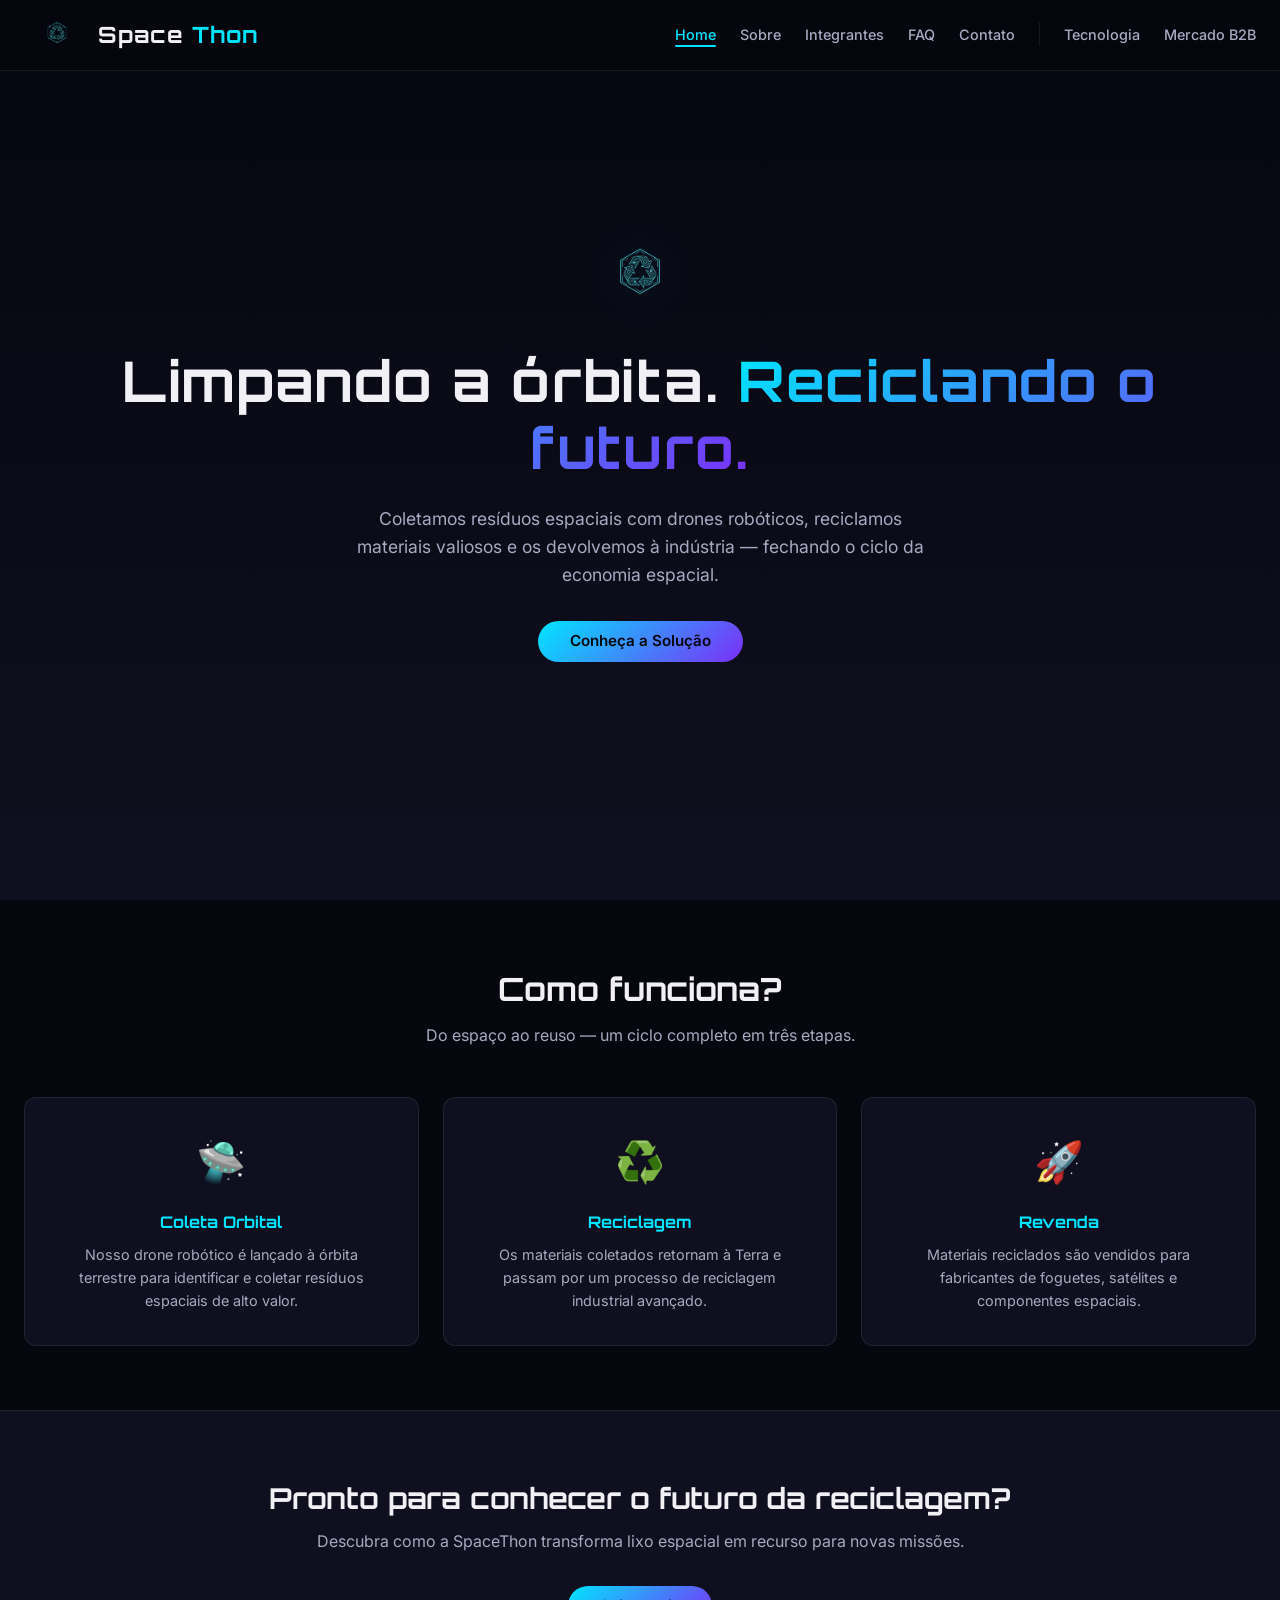
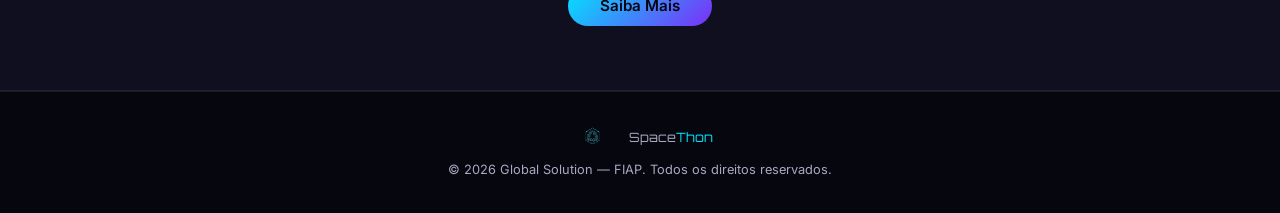
<file: index.html>
<!DOCTYPE html>
<html lang="pt-BR">
<head>
  <meta charset="UTF-8">
  <meta name="viewport" content="width=device-width, initial-scale=1.0">
  <meta name="description" content="SpaceThon — Reciclagem de resíduos espaciais. Coletamos, reciclamos e revendemos materiais orbitais para a indústria espacial.">
  <title>SpaceThon | Reciclagem Espacial</title>

  <!-- CSS -->
  <link rel="stylesheet" href="css/variaveis.css">
  <link rel="stylesheet" href="css/home.css">
</head>
<body>

  <!-- ========== HEADER / NAVEGAÇÃO ========== -->
  <header class="header">
    <div class="container header-content">

      <a href="index.html" class="logo">
        <img src="assets/logo.png" alt="Logo SpaceThon" class="logo-img">
        Space<span>Thon</span>
      </a>

      <!-- Menu Hambúrguer (mobile) -->
      <button class="menu-toggle" id="menuToggle" aria-label="Abrir menu">
        <span></span>
        <span></span>
        <span></span>
      </button>

      <!-- Navegação -->
      <nav class="nav" id="navMenu">
        <ul class="nav-list">
          <li><a href="index.html" class="nav-link ativo">Home</a></li>
          <li><a href="sobre.html" class="nav-link">Sobre</a></li>
          <li><a href="integrantes.html" class="nav-link">Integrantes</a></li>
          <li><a href="faq.html" class="nav-link">FAQ</a></li>
          <li><a href="contato.html" class="nav-link">Contato</a></li>
          <li class="nav-separator"></li>
          <li><a href="solucao.html" class="nav-link">Tecnologia</a></li>
          <li><a href="mercado.html" class="nav-link">Mercado B2B</a></li>
        </ul>
      </nav>

    </div>
  </header>

  <main>

    <!-- ========== HERO ========== -->
    <section class="hero">
      <div class="container hero-content">
        <img src="assets/logo.png" alt="Logo SpaceThon" class="hero-logo">
        <h1 class="hero-titulo">Limpando a órbita. <span>Reciclando o futuro.</span></h1>
        <p class="hero-texto">
          Coletamos resíduos espaciais com drones robóticos, reciclamos materiais valiosos e
          os devolvemos à indústria — fechando o ciclo da economia espacial.
        </p>
        <a href="solucao.html" class="btn-primario">Conheça a Solução</a>
      </div>
    </section>

    <!-- ========== COMO FUNCIONA ========== -->
    <section class="destaques">
      <div class="container">
        <h2 class="secao-titulo">Como funciona?</h2>
        <p class="secao-subtitulo">Do espaço ao reuso — um ciclo completo em três etapas.</p>

        <div class="cards-grid">

          <article class="card">
            <span class="card-icone">🛸</span>
            <h3>Coleta Orbital</h3>
            <p>Nosso drone robótico é lançado à órbita terrestre para identificar e coletar resíduos espaciais de alto valor.</p>
          </article>

          <article class="card">
            <span class="card-icone">♻️</span>
            <h3>Reciclagem</h3>
            <p>Os materiais coletados retornam à Terra e passam por um processo de reciclagem industrial avançado.</p>
          </article>

          <article class="card">
            <span class="card-icone">🚀</span>
            <h3>Revenda</h3>
            <p>Materiais reciclados são vendidos para fabricantes de foguetes, satélites e componentes espaciais.</p>
          </article>

        </div>
      </div>
    </section>

    <!-- ========== CTA ========== -->
    <section class="cta">
      <div class="container cta-content">
        <h2>Pronto para conhecer o futuro da reciclagem?</h2>
        <p>Descubra como a SpaceThon transforma lixo espacial em recurso para novas missões.</p>
        <a href="sobre.html" class="btn-primario">Saiba Mais</a>
      </div>
    </section>

  </main>

  <!-- ========== FOOTER ========== -->
  <footer class="footer">
    <div class="container footer-content">
      <p class="footer-logo">
        <img src="assets/logo.png" alt="Logo SpaceThon" class="footer-logo-img">
        Space<span>Thon</span>
      </p>
      <p>&copy; 2026 Global Solution — FIAP. Todos os direitos reservados.</p>
    </div>
  </footer>

  <!-- Botão Voltar ao Topo -->
  <button id="btnTopo" class="btn-topo" aria-label="Voltar ao topo">↑</button>

  <!-- JS -->
  <script src="js/menu.js"></script>
</body>
</html>
</file>
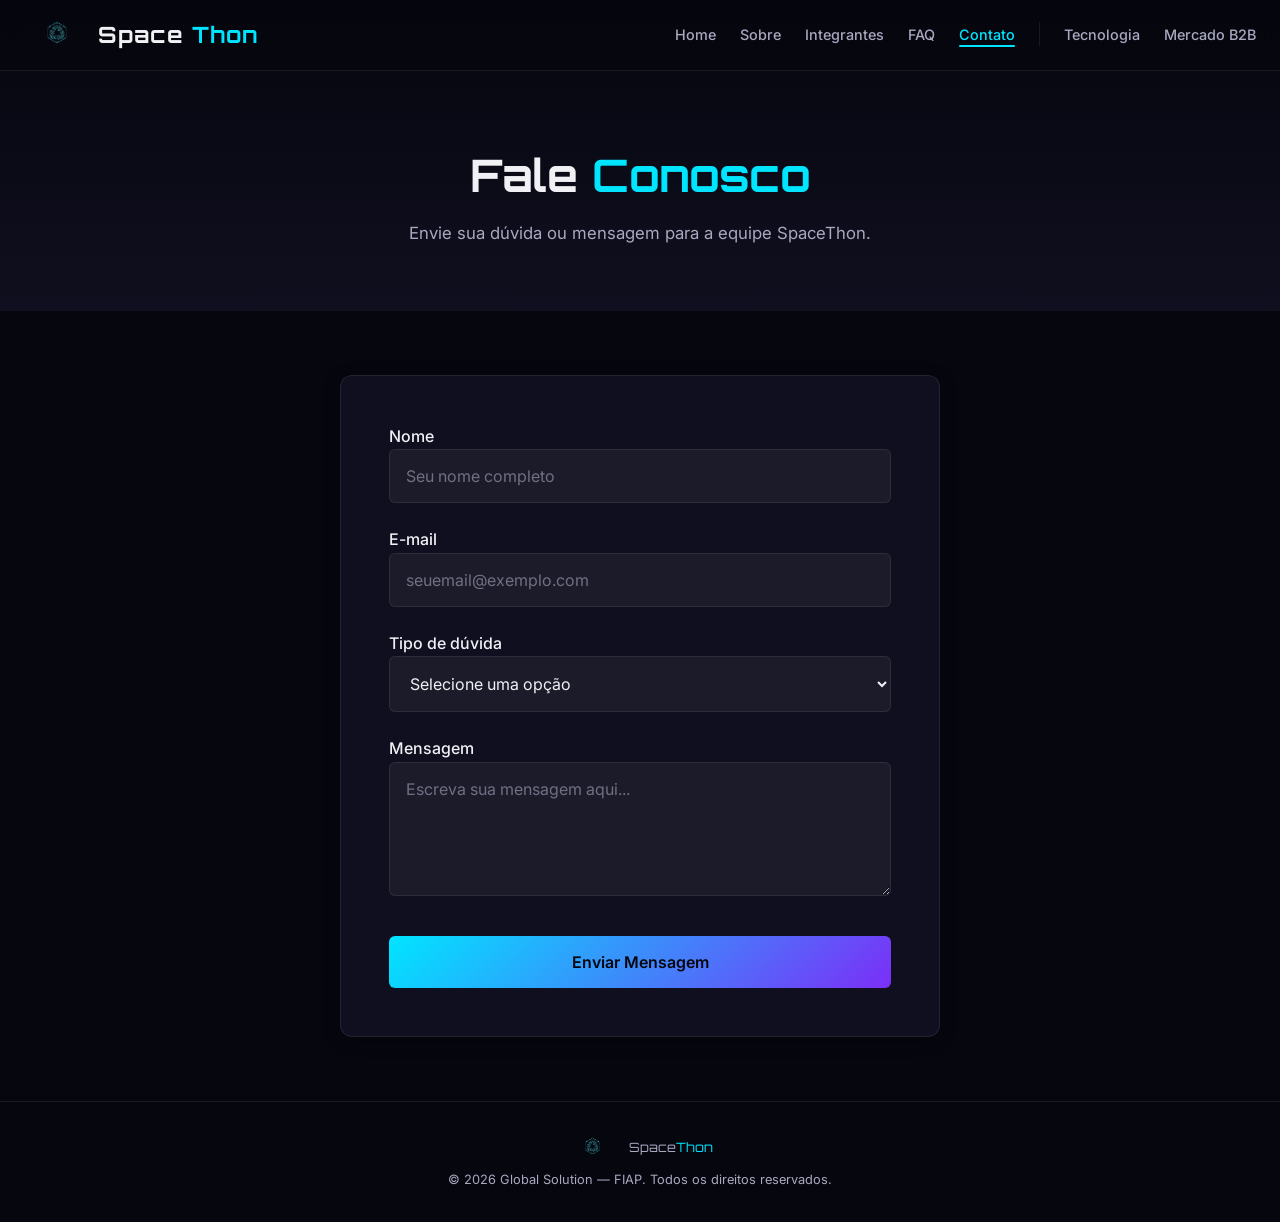
<file: contato.html>
<!DOCTYPE html>
<html lang="pt-BR">
<head>
  <meta charset="UTF-8">
  <meta name="viewport" content="width=device-width, initial-scale=1.0">
  <meta name="description" content="Entre em contato com a equipe SpaceThon — envie sua mensagem ou dúvida.">
  <title>SpaceThon | Contato</title>

  <!-- CSS -->
  <link rel="stylesheet" href="css/variaveis.css">
  <link rel="stylesheet" href="css/contato.css">
</head>
<body>

  <!-- ========== HEADER / NAVEGAÇÃO ========== -->
  <header class="header">
    <div class="container header-content">

      <a href="index.html" class="logo">
        <img src="assets/logo.png" alt="Logo SpaceThon" class="logo-img">
        Space<span>Thon</span>
      </a>

      <button class="menu-toggle" id="menuToggle" aria-label="Abrir menu">
        <span></span>
        <span></span>
        <span></span>
      </button>

      <nav class="nav" id="navMenu">
        <ul class="nav-list">
          <li><a href="index.html" class="nav-link">Home</a></li>
          <li><a href="sobre.html" class="nav-link">Sobre</a></li>
          <li><a href="integrantes.html" class="nav-link">Integrantes</a></li>
          <li><a href="faq.html" class="nav-link">FAQ</a></li>
          <li><a href="contato.html" class="nav-link ativo">Contato</a></li>
          <li class="nav-separator"></li>
          <li><a href="solucao.html" class="nav-link">Tecnologia</a></li>
          <li><a href="mercado.html" class="nav-link">Mercado B2B</a></li>
        </ul>
      </nav>

    </div>
  </header>

  <main>

    <!-- ========== BANNER DA PÁGINA ========== -->
    <section class="page-banner">
      <div class="container">
        <h1 class="page-titulo">Fale <span>Conosco</span></h1>
        <p class="page-subtitulo">Envie sua dúvida ou mensagem para a equipe SpaceThon.</p>
      </div>
    </section>

    <!-- ========== FORMULÁRIO ========== -->
    <section class="secao">
      <div class="container">

        <form class="formulario" id="formContato" novalidate>

          <!-- Nome -->
          <div class="campo">
            <label for="nome">Nome</label>
            <input type="text" id="nome" name="nome" placeholder="Seu nome completo">
            <span class="erro-msg" id="erroNome"></span>
          </div>

          <!-- E-mail -->
          <div class="campo">
            <label for="email">E-mail</label>
            <input type="email" id="email" name="email" placeholder="seuemail@exemplo.com">
            <span class="erro-msg" id="erroEmail"></span>
          </div>

          <!-- Tipo de dúvida -->
          <div class="campo">
            <label for="tipo">Tipo de dúvida</label>
            <select id="tipo" name="tipo">
              <option value="" disabled selected>Selecione uma opção</option>
              <option value="geral">Dúvida geral</option>
              <option value="projeto">Sobre o projeto</option>
              <option value="parceria">Parceria / B2B</option>
              <option value="outro">Outro</option>
            </select>
            <span class="erro-msg" id="erroTipo"></span>
          </div>

          <!-- Mensagem -->
          <div class="campo">
            <label for="mensagem">Mensagem</label>
            <textarea id="mensagem" name="mensagem" rows="5" placeholder="Escreva sua mensagem aqui..."></textarea>
            <span class="erro-msg" id="erroMensagem"></span>
          </div>

          <!-- Botão -->
          <button type="submit" class="btn-primario btn-enviar">Enviar Mensagem</button>

          <!-- Mensagem de sucesso -->
          <p class="sucesso-msg" id="msgSucesso">Mensagem enviada com sucesso!</p>

        </form>

      </div>
    </section>

  </main>

  <!-- ========== FOOTER ========== -->
  <footer class="footer">
    <div class="container footer-content">
      <p class="footer-logo">
        <img src="assets/logo.png" alt="Logo SpaceThon" class="footer-logo-img">
        Space<span>Thon</span>
      </p>
      <p>&copy; 2026 Global Solution — FIAP. Todos os direitos reservados.</p>
    </div>
  </footer>

  <!-- Botão Voltar ao Topo -->
  <button id="btnTopo" class="btn-topo" aria-label="Voltar ao topo">↑</button>

  <!-- JS -->
  <script src="js/menu.js"></script>
  <script src="js/contato.js"></script>
</body>
</html>
</file>
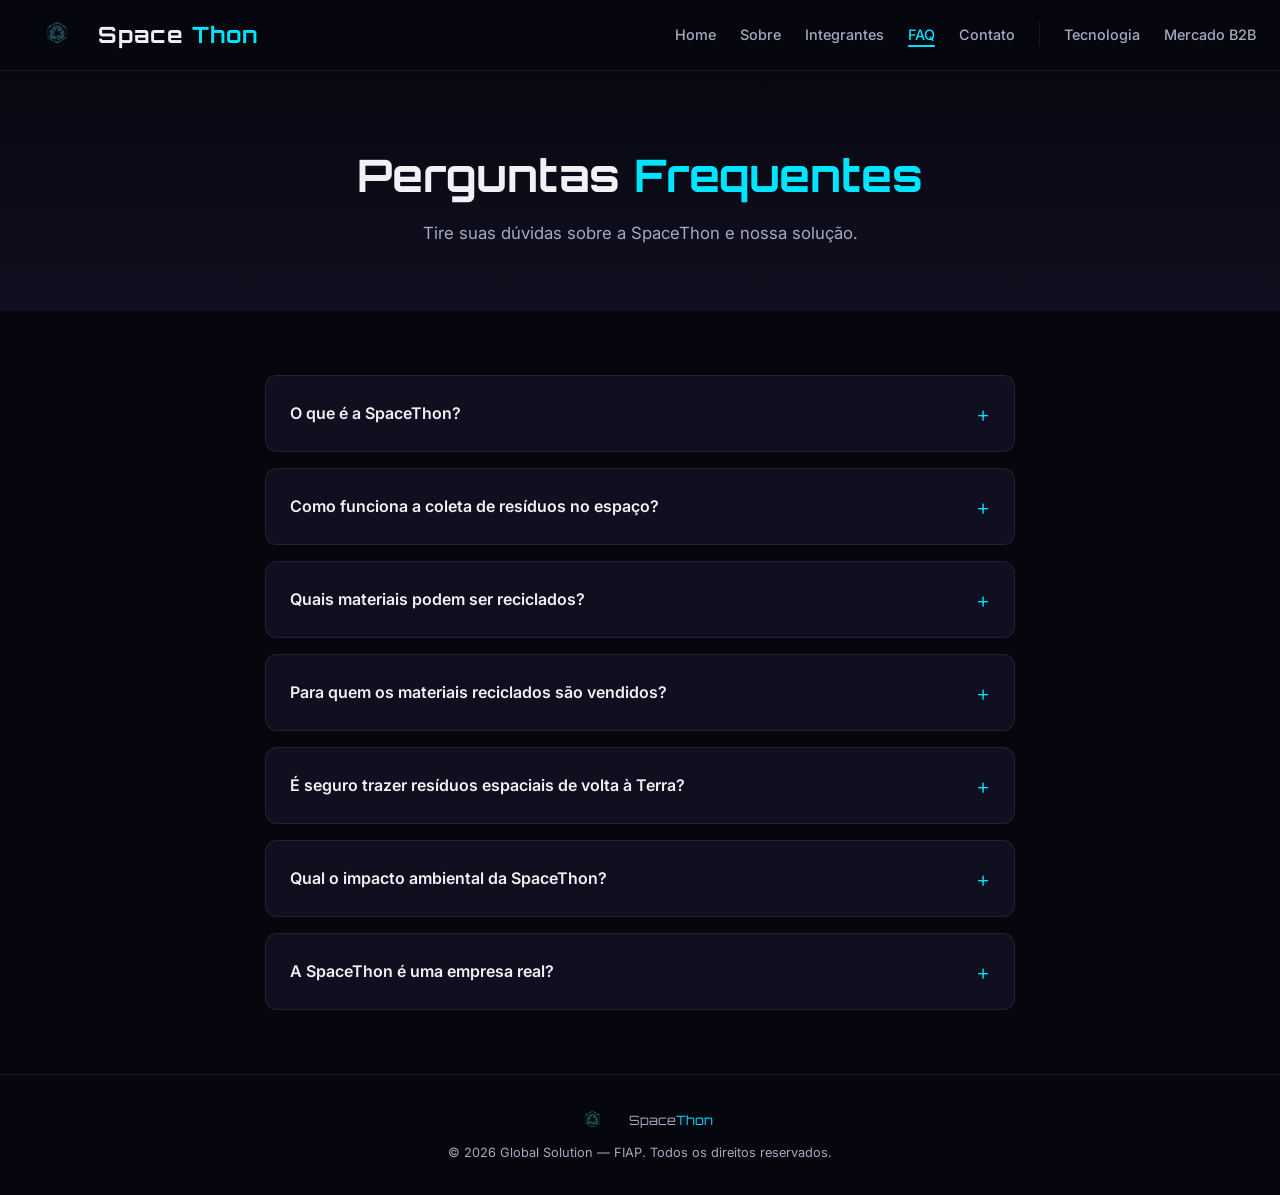
<file: faq.html>
<!DOCTYPE html>
<html lang="pt-BR">
<head>
  <meta charset="UTF-8">
  <meta name="viewport" content="width=device-width, initial-scale=1.0">
  <meta name="description" content="Perguntas frequentes sobre a SpaceThon — reciclagem de resíduos espaciais.">
  <title>SpaceThon | FAQ</title>

  <!-- CSS -->
  <link rel="stylesheet" href="css/variaveis.css">
  <link rel="stylesheet" href="css/faq.css">
</head>
<body>

  <!-- ========== HEADER / NAVEGAÇÃO ========== -->
  <header class="header">
    <div class="container header-content">

      <a href="index.html" class="logo">
        <img src="assets/logo.png" alt="Logo SpaceThon" class="logo-img">
        Space<span>Thon</span>
      </a>

      <button class="menu-toggle" id="menuToggle" aria-label="Abrir menu">
        <span></span>
        <span></span>
        <span></span>
      </button>

      <nav class="nav" id="navMenu">
        <ul class="nav-list">
          <li><a href="index.html" class="nav-link">Home</a></li>
          <li><a href="sobre.html" class="nav-link">Sobre</a></li>
          <li><a href="integrantes.html" class="nav-link">Integrantes</a></li>
          <li><a href="faq.html" class="nav-link ativo">FAQ</a></li>
          <li><a href="contato.html" class="nav-link">Contato</a></li>
          <li class="nav-separator"></li>
          <li><a href="solucao.html" class="nav-link">Tecnologia</a></li>
          <li><a href="mercado.html" class="nav-link">Mercado B2B</a></li>
        </ul>
      </nav>

    </div>
  </header>

  <main>

    <!-- ========== BANNER DA PÁGINA ========== -->
    <section class="page-banner">
      <div class="container">
        <h1 class="page-titulo">Perguntas <span>Frequentes</span></h1>
        <p class="page-subtitulo">Tire suas dúvidas sobre a SpaceThon e nossa solução.</p>
      </div>
    </section>

    <!-- ========== FAQ ACCORDION ========== -->
    <section class="secao">
      <div class="container">

        <div class="accordion">

          <!-- Pergunta 1 -->
          <div class="accordion-item">
            <button class="accordion-header">
              <span>O que é a SpaceThon?</span>
              <span class="accordion-icone">+</span>
            </button>
            <div class="accordion-body">
              <p>
                A SpaceThon é uma empresa focada na reciclagem de resíduos espaciais. Utilizamos drones 
                robóticos para coletar detritos em órbita, trazê-los de volta à Terra, reciclar os 
                materiais e revendê-los para a indústria espacial a preços acessíveis.
              </p>
            </div>
          </div>

          <!-- Pergunta 2 -->
          <div class="accordion-item">
            <button class="accordion-header">
              <span>Como funciona a coleta de resíduos no espaço?</span>
              <span class="accordion-icone">+</span>
            </button>
            <div class="accordion-body">
              <p>
                Nossos drones robóticos autônomos são lançados à órbita terrestre, onde identificam e 
                capturam resíduos espaciais como fragmentos de satélites, partes de foguetes e componentes 
                descartados. Após a coleta, os materiais são direcionados para reentrada controlada 
                e recebidos em bases recicladoras no solo.
              </p>
            </div>
          </div>

          <!-- Pergunta 3 -->
          <div class="accordion-item">
            <button class="accordion-header">
              <span>Quais materiais podem ser reciclados?</span>
              <span class="accordion-icone">+</span>
            </button>
            <div class="accordion-body">
              <p>
                Os principais materiais reciclados incluem alumínio, titânio, cobre, componentes 
                eletrônicos e ligas metálicas especiais utilizadas na fabricação de foguetes e satélites. 
                Esses materiais passam por processos industriais avançados para serem reutilizados.
              </p>
            </div>
          </div>

          <!-- Pergunta 4 -->
          <div class="accordion-item">
            <button class="accordion-header">
              <span>Para quem os materiais reciclados são vendidos?</span>
              <span class="accordion-icone">+</span>
            </button>
            <div class="accordion-body">
              <p>
                Trabalhamos no modelo B2B (business-to-business), vendendo os materiais reciclados 
                para empresas que fabricam foguetes, satélites e outros componentes espaciais. 
                O objetivo é oferecer matéria-prima de qualidade a preços mais acessíveis que os 
                materiais virgens.
              </p>
            </div>
          </div>

          <!-- Pergunta 5 -->
          <div class="accordion-item">
            <button class="accordion-header">
              <span>É seguro trazer resíduos espaciais de volta à Terra?</span>
              <span class="accordion-icone">+</span>
            </button>
            <div class="accordion-body">
              <p>
                Sim. A reentrada é controlada e planejada, utilizando trajetórias calculadas para que 
                os materiais cheguem em bases preparadas para recebê-los. Todo o processo segue 
                protocolos rigorosos de segurança para evitar riscos.
              </p>
            </div>
          </div>

          <!-- Pergunta 6 -->
          <div class="accordion-item">
            <button class="accordion-header">
              <span>Qual o impacto ambiental da SpaceThon?</span>
              <span class="accordion-icone">+</span>
            </button>
            <div class="accordion-body">
              <p>
                A SpaceThon contribui para a limpeza da órbita terrestre, reduzindo o risco de colisões 
                e o acúmulo de lixo espacial. Além disso, ao reciclar materiais, diminuímos a necessidade 
                de novas extrações minerais e novos lançamentos, contribuindo diretamente para as 
                ODS 9, 12 e 13 da ONU.
              </p>
            </div>
          </div>

          <!-- Pergunta 7 -->
          <div class="accordion-item">
            <button class="accordion-header">
              <span>A SpaceThon é uma empresa real?</span>
              <span class="accordion-icone">+</span>
            </button>
            <div class="accordion-body">
              <p>
                A SpaceThon é um projeto acadêmico desenvolvido por alunos do curso de Análise e 
                Desenvolvimento de Sistemas da FIAP, como parte do desafio Global Solution 2026. 
                O conceito é fictício, mas baseado em tecnologias e problemas reais da economia espacial.
              </p>
            </div>
          </div>

        </div>

      </div>
    </section>

  </main>

  <!-- ========== FOOTER ========== -->
  <footer class="footer">
    <div class="container footer-content">
      <p class="footer-logo">
        <img src="assets/logo.png" alt="Logo SpaceThon" class="footer-logo-img">
        Space<span>Thon</span>
      </p>
      <p>&copy; 2026 Global Solution — FIAP. Todos os direitos reservados.</p>
    </div>
  </footer>

  <!-- Botão Voltar ao Topo -->
  <button id="btnTopo" class="btn-topo" aria-label="Voltar ao topo">↑</button>

  <!-- JS -->
  <script src="js/menu.js"></script>
  <script src="js/faq.js"></script>
</body>
</html>
</file>
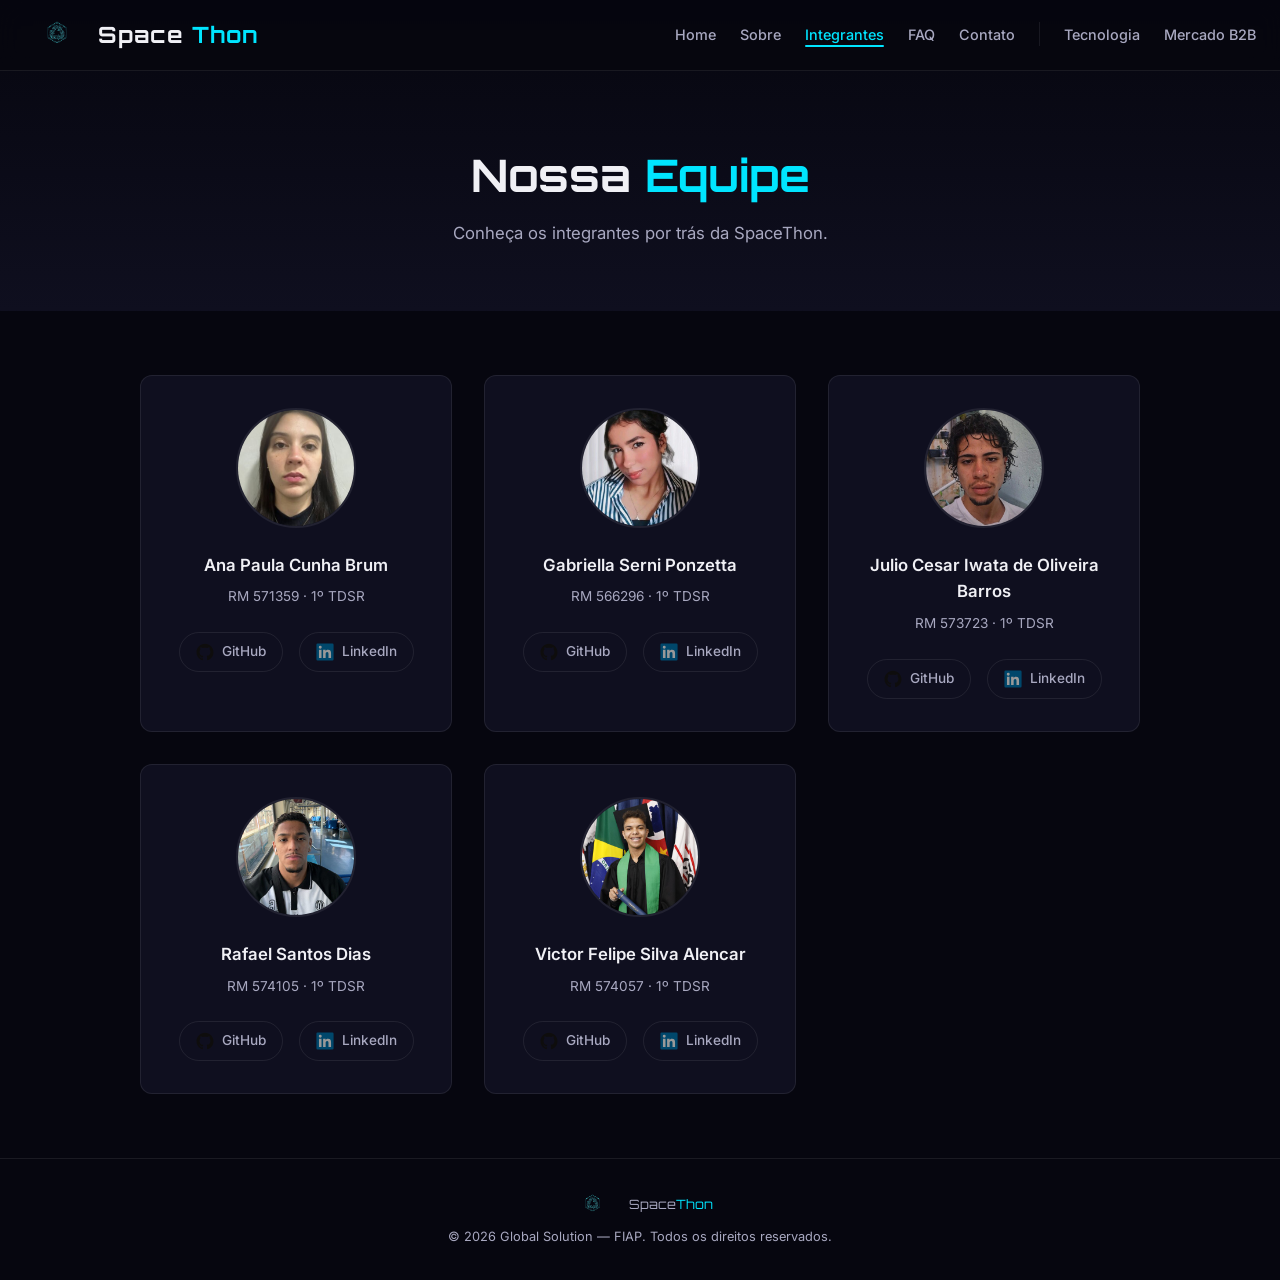
<file: integrantes.html>
<!DOCTYPE html>
<html lang="pt-BR">
<head>
  <meta charset="UTF-8">
  <meta name="viewport" content="width=device-width, initial-scale=1.0">
  <meta name="description" content="Conheça os integrantes da equipe SpaceThon — Global Solution 2026, FIAP.">
  <title>SpaceThon | Integrantes</title>

  <!-- CSS -->
  <link rel="stylesheet" href="css/variaveis.css">
  <link rel="stylesheet" href="css/integrantes.css">
</head>
<body>

  <!-- ========== HEADER / NAVEGAÇÃO ========== -->
  <header class="header">
    <div class="container header-content">

      <a href="index.html" class="logo">
        <img src="assets/logo.png" alt="Logo SpaceThon" class="logo-img">
        Space<span>Thon</span>
      </a>

      <button class="menu-toggle" id="menuToggle" aria-label="Abrir menu">
        <span></span>
        <span></span>
        <span></span>
      </button>

      <nav class="nav" id="navMenu">
        <ul class="nav-list">
          <li><a href="index.html" class="nav-link">Home</a></li>
          <li><a href="sobre.html" class="nav-link">Sobre</a></li>
          <li><a href="integrantes.html" class="nav-link ativo">Integrantes</a></li>
          <li><a href="faq.html" class="nav-link">FAQ</a></li>
          <li><a href="contato.html" class="nav-link">Contato</a></li>
          <li class="nav-separator"></li>
          <li><a href="solucao.html" class="nav-link">Tecnologia</a></li>
          <li><a href="mercado.html" class="nav-link">Mercado B2B</a></li>
        </ul>
      </nav>

    </div>
  </header>

  <main>

    <!-- ========== BANNER DA PÁGINA ========== -->
    <section class="page-banner">
      <div class="container">
        <h1 class="page-titulo">Nossa <span>Equipe</span></h1>
        <p class="page-subtitulo">Conheça os integrantes por trás da SpaceThon.</p>
      </div>
    </section>

    <!-- ========== INTEGRANTES ========== -->
    <section class="secao">
      <div class="container">

        <div class="integrantes-grid">

          <!-- Ana Paula -->
          <article class="integrante-card">
            <img src="assets/foto-ana.jpeg" alt="Foto de Ana Paula Cunha Brum" class="integrante-foto">
            <h2 class="integrante-nome">Ana Paula Cunha Brum</h2>
            <p class="integrante-info">RM 571359 · 1º TDSR</p>
            <div class="integrante-links">
              <a href="https://github.com/abbrum" target="_blank" class="integrante-link">
                <img src="assets/github.svg" alt="GitHub" class="link-icone"> GitHub
              </a>
              <a href="https://www.linkedin.com/in/ana-paula-brum/" target="_blank" class="integrante-link link-linkedin">
                <img src="assets/linkedin.svg" alt="LinkedIn" class="link-icone"> LinkedIn
              </a>
            </div>
          </article>

          <!-- Gabriella -->
          <article class="integrante-card">
            <img src="assets/foto-gabriella.jpg" alt="Foto de Gabriella Serni Ponzetta" class="integrante-foto">
            <h2 class="integrante-nome">Gabriella Serni Ponzetta</h2>
            <p class="integrante-info">RM 566296 · 1º TDSR</p>
            <div class="integrante-links">
              <a href="https://github.com/gabriellaserni" target="_blank" class="integrante-link">
                <img src="assets/github.svg" alt="GitHub" class="link-icone"> GitHub
              </a>
              <a href="https://www.linkedin.com/in/gabriellaserni/" target="_blank" class="integrante-link link-linkedin">
                <img src="assets/linkedin.svg" alt="LinkedIn" class="link-icone"> LinkedIn
              </a>
            </div>
          </article>

          <!-- Julio -->
          <article class="integrante-card">
            <img src="assets/foto-julio.jpg" alt="Foto de Julio Cesar Iwata de Oliveira Barros" class="integrante-foto">
            <h2 class="integrante-nome">Julio Cesar Iwata de Oliveira Barros</h2>
            <p class="integrante-info">RM 573723 · 1º TDSR</p>
            <div class="integrante-links">
              <a href="https://github.com/IwaataNz3" target="_blank" class="integrante-link">
                <img src="assets/github.svg" alt="GitHub" class="link-icone"> GitHub
              </a>
              <a href="https://www.linkedin.com/in/julioiwata/" target="_blank" class="integrante-link link-linkedin">
                <img src="assets/linkedin.svg" alt="LinkedIn" class="link-icone"> LinkedIn
              </a>
            </div>
          </article>

          <!-- Rafael -->
          <article class="integrante-card">
            <img src="assets/foto-rafael.jpg" alt="Foto de Rafael Santos Dias" class="integrante-foto">
            <h2 class="integrante-nome">Rafael Santos Dias</h2>
            <p class="integrante-info">RM 574105 · 1º TDSR</p>
            <div class="integrante-links">
              <a href="https://github.com/realrafaelsd" target="_blank" class="integrante-link">
                <img src="assets/github.svg" alt="GitHub" class="link-icone"> GitHub
              </a>
              <a href="https://www.linkedin.com/in/rafaelsd/" target="_blank" class="integrante-link link-linkedin">
                <img src="assets/linkedin.svg" alt="LinkedIn" class="link-icone"> LinkedIn
              </a>
            </div>
          </article>

          <!-- Victor -->
          <article class="integrante-card">
            <img src="assets/foto-victor.jpg" alt="Foto de Victor Felipe Silva Alencar" class="integrante-foto">
            <h2 class="integrante-nome">Victor Felipe Silva Alencar</h2>
            <p class="integrante-info">RM 574057 · 1º TDSR</p>
            <div class="integrante-links">
              <a href="https://github.com/alencarVictor" target="_blank" class="integrante-link">
                <img src="assets/github.svg" alt="GitHub" class="link-icone"> GitHub
              </a>
              <a href="https://www.linkedin.com/in/victor-alencar-58623a3ba/" target="_blank" class="integrante-link link-linkedin">
                <img src="assets/linkedin.svg" alt="LinkedIn" class="link-icone"> LinkedIn
              </a>
            </div>
          </article>

        </div>

      </div>
    </section>

  </main>

  <!-- ========== FOOTER ========== -->
  <footer class="footer">
    <div class="container footer-content">
      <p class="footer-logo">
        <img src="assets/logo.png" alt="Logo SpaceThon" class="footer-logo-img">
        Space<span>Thon</span>
      </p>
      <p>&copy; 2026 Global Solution — FIAP. Todos os direitos reservados.</p>
    </div>
  </footer>

  <!-- Botão Voltar ao Topo -->
  <button id="btnTopo" class="btn-topo" aria-label="Voltar ao topo">↑</button>

  <!-- JS -->
  <script src="js/menu.js"></script>
</body>
</html>
</file>
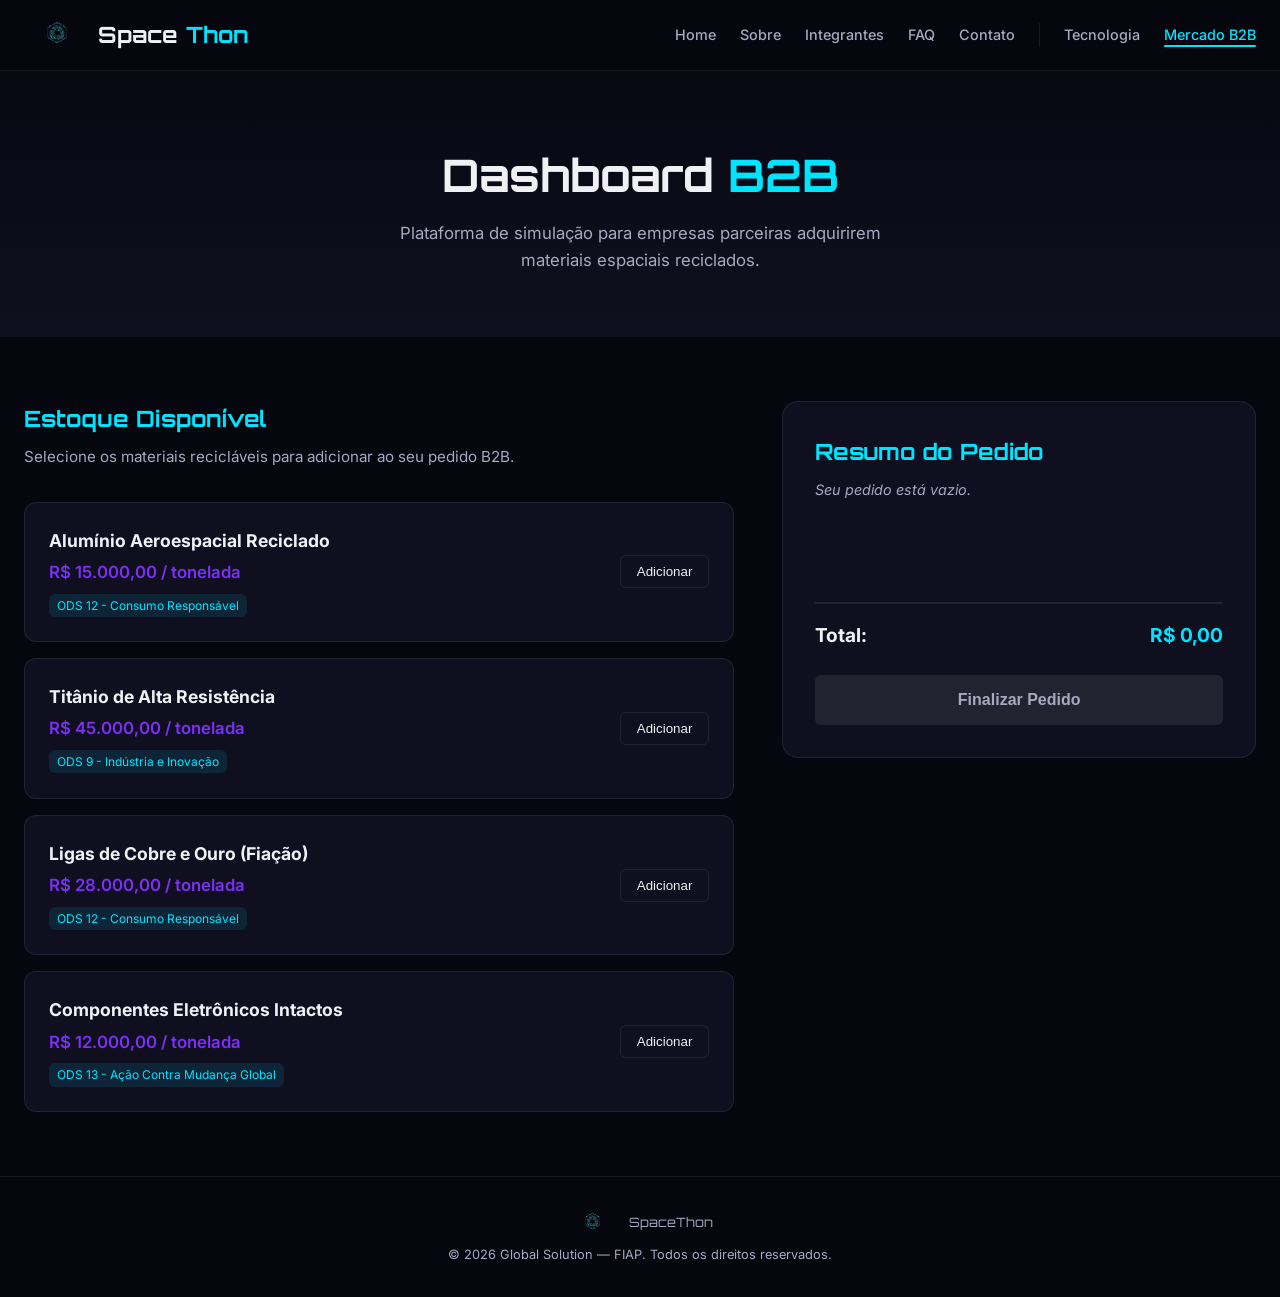
<file: mercado.html>
<!DOCTYPE html>
<html lang="pt-BR">
<head>
  <meta charset="UTF-8">
  <meta name="viewport" content="width=device-width, initial-scale=1.0">
  <meta name="description" content="Dashboard B2B da SpaceThon — Simulador de Compras de Resíduos Espaciais.">
  <title>SpaceThon | Mercado B2B</title>

  <!-- CSS -->
  <link rel="stylesheet" href="css/variaveis.css">
  <link rel="stylesheet" href="css/mercado.css">
</head>
<body>

  <!-- ========== HEADER / NAVEGAÇÃO ========== -->
  <header class="header">
    <div class="container header-content">

      <a href="index.html" class="logo">
        <img src="assets/logo.png" alt="Logo SpaceThon" class="logo-img">
        Space<span>Thon</span>
      </a>

      <button class="menu-toggle" id="menuToggle" aria-label="Abrir menu">
        <span></span>
        <span></span>
        <span></span>
      </button>

      <nav class="nav" id="navMenu">
        <ul class="nav-list">
          <li><a href="index.html" class="nav-link">Home</a></li>
          <li><a href="sobre.html" class="nav-link">Sobre</a></li>
          <li><a href="integrantes.html" class="nav-link">Integrantes</a></li>
          <li><a href="faq.html" class="nav-link">FAQ</a></li>
          <li><a href="contato.html" class="nav-link">Contato</a></li>
          <li class="nav-separator"></li>
          <li><a href="solucao.html" class="nav-link">Tecnologia</a></li>
          <li><a href="mercado.html" class="nav-link ativo">Mercado B2B</a></li>
        </ul>
      </nav>

    </div>
  </header>

  <main>

    <!-- ========== BANNER DA PÁGINA ========== -->
    <section class="page-banner">
      <div class="container">
        <h1 class="page-titulo">Dashboard <span>B2B</span></h1>
        <p class="page-subtitulo">Plataforma de simulação para empresas parceiras adquirirem materiais espaciais reciclados.</p>
      </div>
    </section>

    <!-- ========== DASHBOARD ========== -->
    <section class="secao">
      <div class="container dashboard-grid">

        <!-- Coluna 1: Lista de Materiais -->
        <div class="dash-coluna">
          <h2 class="dash-titulo">Estoque Disponível</h2>
          <p class="dash-desc">Selecione os materiais recicláveis para adicionar ao seu pedido B2B.</p>
          
          <!-- Contêiner que será preenchido via JavaScript -->
          <div class="produtos-lista" id="listaProdutos">
            <!-- Os cards dos produtos aparecerão aqui magicamente pelo JS -->
          </div>
        </div>

        <!-- Coluna 2: Resumo do Pedido -->
        <div class="dash-coluna">
          <div class="resumo-painel">
            <h2 class="dash-titulo">Resumo do Pedido</h2>
            
            <ul class="carrinho-lista" id="listaCarrinho">
              <li class="carrinho-vazio">Seu pedido está vazio.</li>
            </ul>

            <div class="resumo-total">
              <span>Total:</span>
              <span id="valorTotal">R$ 0,00</span>
            </div>

            <button class="btn-primario btn-finalizar" id="btnFinalizar" disabled>Finalizar Pedido</button>
            <p class="sucesso-msg" id="msgCompra" style="display: none;">Pedido finalizado com sucesso! (Simulação)</p>
          </div>
        </div>

      </div>
    </section>

  </main>

  <!-- ========== FOOTER ========== -->
  <footer class="footer">
    <div class="container footer-content">
      <p class="footer-logo">
        <img src="assets/logo.png" alt="Logo SpaceThon" class="footer-logo-img">
        Space<span>Thon</span>
      </p>
      <p>&copy; 2026 Global Solution — FIAP. Todos os direitos reservados.</p>
    </div>
  </footer>

  <!-- Botão Voltar ao Topo -->
  <button id="btnTopo" class="btn-topo" aria-label="Voltar ao topo">↑</button>

  <!-- JS -->
  <script src="js/menu.js"></script>
  <script src="js/mercado.js"></script>
</body>
</html>
</file>
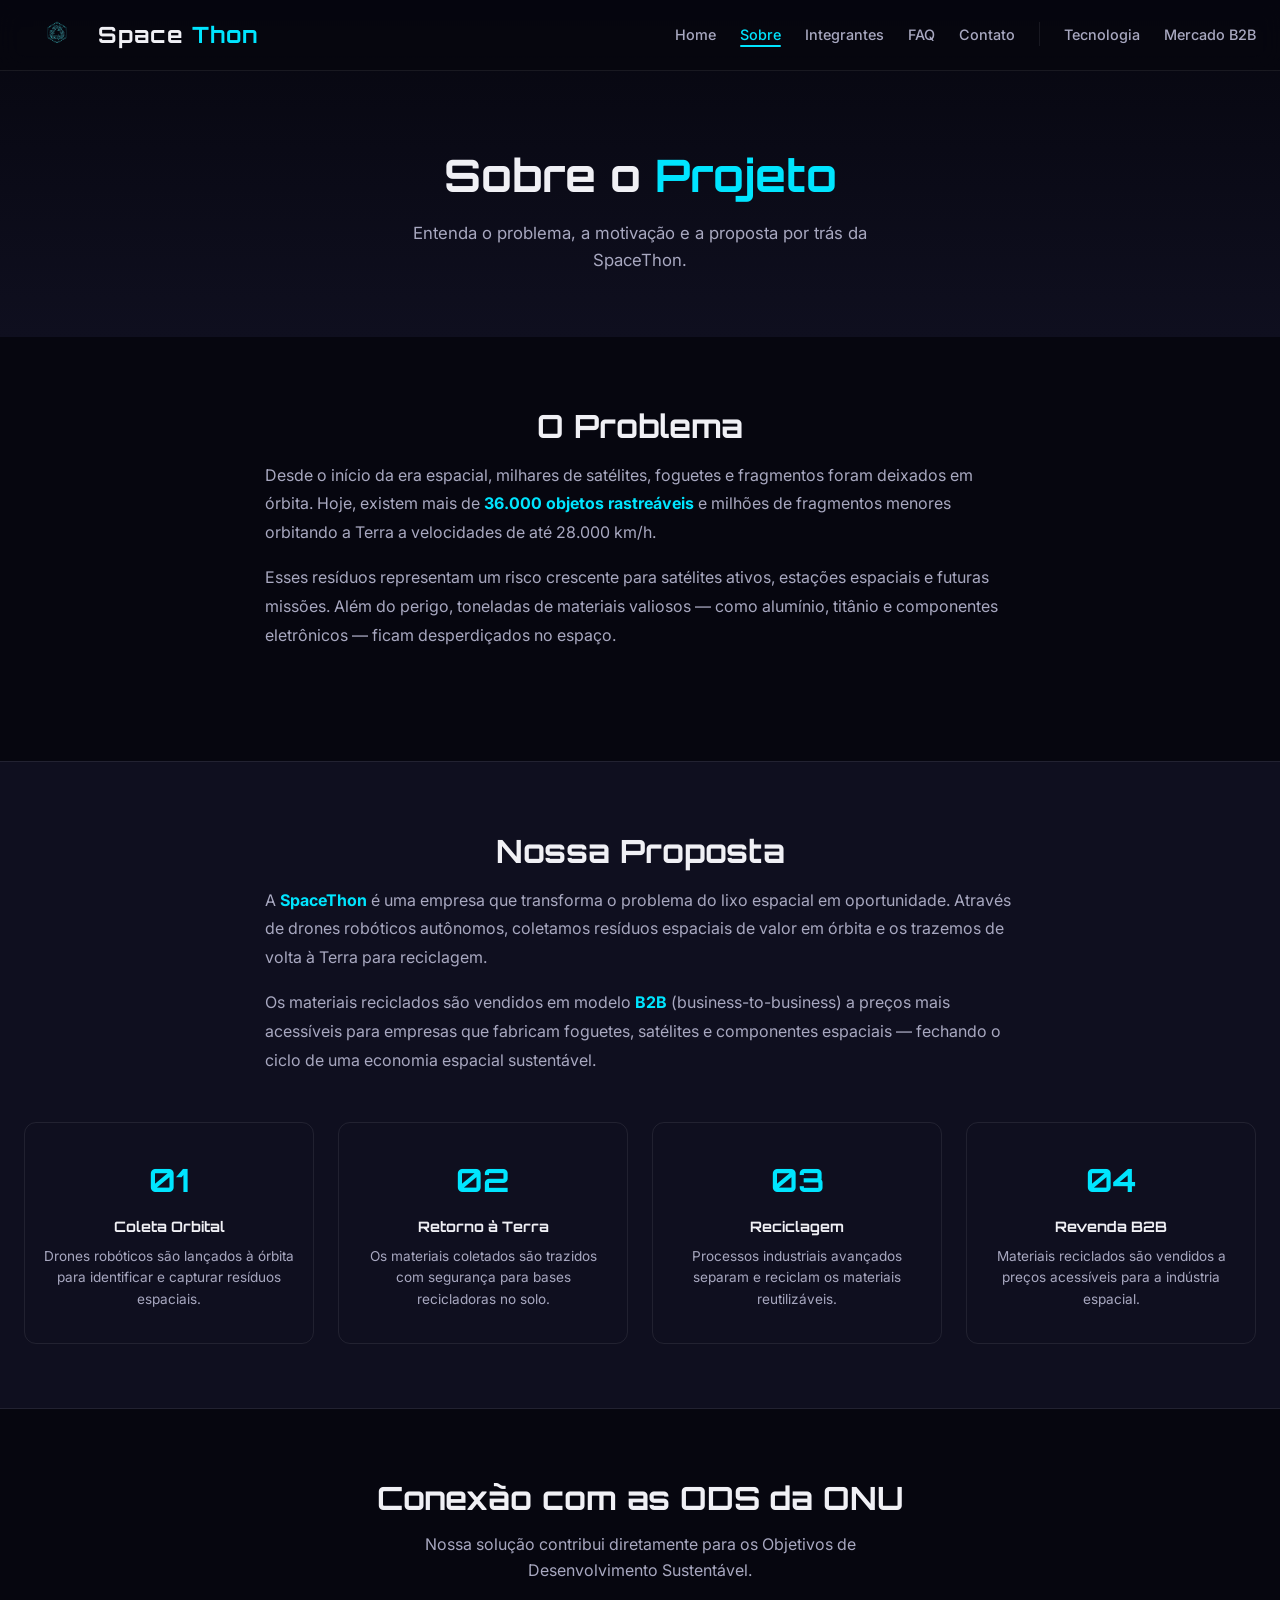
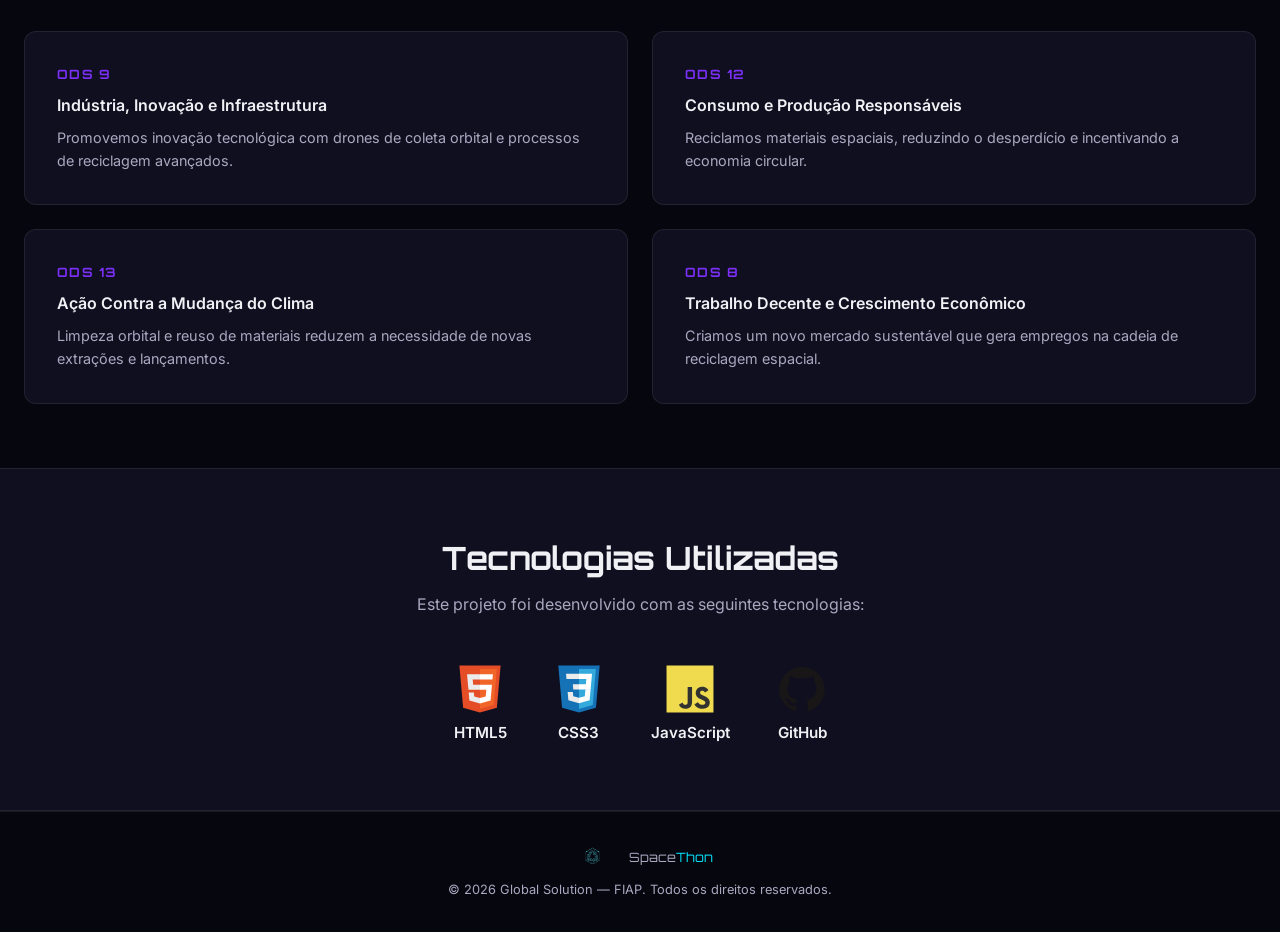
<file: sobre.html>
<!DOCTYPE html>
<html lang="pt-BR">
<head>
  <meta charset="UTF-8">
  <meta name="viewport" content="width=device-width, initial-scale=1.0">
  <meta name="description" content="Conheça a SpaceThon — empresa de reciclagem de resíduos espaciais, limpando a órbita e transformando lixo em recurso.">
  <title>SpaceThon | Sobre o Projeto</title>

  <!-- CSS -->
  <link rel="stylesheet" href="css/variaveis.css">
  <link rel="stylesheet" href="css/sobre.css">
</head>
<body>

  <!-- ========== HEADER / NAVEGAÇÃO ========== -->
  <header class="header">
    <div class="container header-content">

      <a href="index.html" class="logo">
        <img src="assets/logo.png" alt="Logo SpaceThon" class="logo-img">
        Space<span>Thon</span>
      </a>

      <button class="menu-toggle" id="menuToggle" aria-label="Abrir menu">
        <span></span>
        <span></span>
        <span></span>
      </button>

      <nav class="nav" id="navMenu">
        <ul class="nav-list">
          <li><a href="index.html" class="nav-link">Home</a></li>
          <li><a href="sobre.html" class="nav-link ativo">Sobre</a></li>
          <li><a href="integrantes.html" class="nav-link">Integrantes</a></li>
          <li><a href="faq.html" class="nav-link">FAQ</a></li>
          <li><a href="contato.html" class="nav-link">Contato</a></li>
          <li class="nav-separator"></li>
          <li><a href="solucao.html" class="nav-link">Tecnologia</a></li>
          <li><a href="mercado.html" class="nav-link">Mercado B2B</a></li>
        </ul>
      </nav>

    </div>
  </header>

  <main>

    <!-- ========== BANNER DA PÁGINA ========== -->
    <section class="page-banner">
      <div class="container">
        <h1 class="page-titulo">Sobre o <span>Projeto</span></h1>
        <p class="page-subtitulo">Entenda o problema, a motivação e a proposta por trás da SpaceThon.</p>
      </div>
    </section>

    <!-- ========== O PROBLEMA ========== -->
    <section class="secao">
      <div class="container">
        <h2 class="secao-titulo">O Problema</h2>
        <div class="texto-bloco">
          <p>
            Desde o início da era espacial, milhares de satélites, foguetes e fragmentos foram deixados em órbita. 
            Hoje, existem mais de <strong>36.000 objetos rastreáveis</strong> e milhões de fragmentos menores 
            orbitando a Terra a velocidades de até 28.000 km/h.
          </p>
          <p>
            Esses resíduos representam um risco crescente para satélites ativos, estações espaciais e futuras 
            missões. Além do perigo, toneladas de materiais valiosos — como alumínio, titânio e componentes 
            eletrônicos — ficam desperdiçados no espaço.
          </p>
        </div>
      </div>
    </section>

    <!-- ========== NOSSA PROPOSTA ========== -->
    <section class="secao secao-escura">
      <div class="container">
        <h2 class="secao-titulo">Nossa Proposta</h2>
        <div class="texto-bloco">
          <p>
            A <strong>SpaceThon</strong> é uma empresa que transforma o problema do lixo espacial em oportunidade. 
            Através de drones robóticos autônomos, coletamos resíduos espaciais de valor em órbita e os trazemos 
            de volta à Terra para reciclagem.
          </p>
          <p>
            Os materiais reciclados são vendidos em modelo <strong>B2B</strong> (business-to-business) a preços 
            mais acessíveis para empresas que fabricam foguetes, satélites e componentes espaciais — fechando o 
            ciclo de uma economia espacial sustentável.
          </p>
        </div>

        <!-- Etapas visuais -->
        <div class="etapas">

          <div class="etapa">
            <span class="etapa-numero">01</span>
            <h3>Coleta Orbital</h3>
            <p>Drones robóticos são lançados à órbita para identificar e capturar resíduos espaciais.</p>
          </div>

          <div class="etapa">
            <span class="etapa-numero">02</span>
            <h3>Retorno à Terra</h3>
            <p>Os materiais coletados são trazidos com segurança para bases recicladoras no solo.</p>
          </div>

          <div class="etapa">
            <span class="etapa-numero">03</span>
            <h3>Reciclagem</h3>
            <p>Processos industriais avançados separam e reciclam os materiais reutilizáveis.</p>
          </div>

          <div class="etapa">
            <span class="etapa-numero">04</span>
            <h3>Revenda B2B</h3>
            <p>Materiais reciclados são vendidos a preços acessíveis para a indústria espacial.</p>
          </div>

        </div>
      </div>
    </section>

    <!-- ========== ODS DA ONU ========== -->
    <section class="secao">
      <div class="container">
        <h2 class="secao-titulo">Conexão com as ODS da ONU</h2>
        <p class="secao-subtitulo">
          Nossa solução contribui diretamente para os Objetivos de Desenvolvimento Sustentável.
        </p>

        <div class="ods-grid">

          <div class="ods-card">
            <span class="ods-numero">ODS 9</span>
            <h3>Indústria, Inovação e Infraestrutura</h3>
            <p>Promovemos inovação tecnológica com drones de coleta orbital e processos de reciclagem avançados.</p>
          </div>

          <div class="ods-card">
            <span class="ods-numero">ODS 12</span>
            <h3>Consumo e Produção Responsáveis</h3>
            <p>Reciclamos materiais espaciais, reduzindo o desperdício e incentivando a economia circular.</p>
          </div>

          <div class="ods-card">
            <span class="ods-numero">ODS 13</span>
            <h3>Ação Contra a Mudança do Clima</h3>
            <p>Limpeza orbital e reuso de materiais reduzem a necessidade de novas extrações e lançamentos.</p>
          </div>

          <div class="ods-card">
            <span class="ods-numero">ODS 8</span>
            <h3>Trabalho Decente e Crescimento Econômico</h3>
            <p>Criamos um novo mercado sustentável que gera empregos na cadeia de reciclagem espacial.</p>
          </div>

        </div>
      </div>
    </section>

    <!-- ========== TECNOLOGIAS ========== -->
    <section class="secao secao-escura">
      <div class="container">
        <h2 class="secao-titulo">Tecnologias Utilizadas</h2>
        <p class="secao-subtitulo">Este projeto foi desenvolvido com as seguintes tecnologias:</p>

        <div class="tech-lista">
          <div class="tech-item">
            <img src="assets/html5.svg" alt="HTML5" class="tech-icone">
            <p>HTML5</p>
          </div>
          <div class="tech-item">
            <img src="assets/css3.svg" alt="CSS3" class="tech-icone">
            <p>CSS3</p>
          </div>
          <div class="tech-item">
            <img src="assets/javascript.svg" alt="JavaScript" class="tech-icone">
            <p>JavaScript</p>
          </div>
          <div class="tech-item">
            <img src="assets/github.svg" alt="GitHub" class="tech-icone">
            <p>GitHub</p>
          </div>
        </div>
      </div>
    </section>

  </main>

  <!-- ========== FOOTER ========== -->
  <footer class="footer">
    <div class="container footer-content">
      <p class="footer-logo">
        <img src="assets/logo.png" alt="Logo SpaceThon" class="footer-logo-img">
        Space<span>Thon</span>
      </p>
      <p>&copy; 2026 Global Solution — FIAP. Todos os direitos reservados.</p>
    </div>
  </footer>

  <!-- Botão Voltar ao Topo -->
  <button id="btnTopo" class="btn-topo" aria-label="Voltar ao topo">↑</button>

  <!-- JS -->
  <script src="js/menu.js"></script>
</body>
</html>
</file>
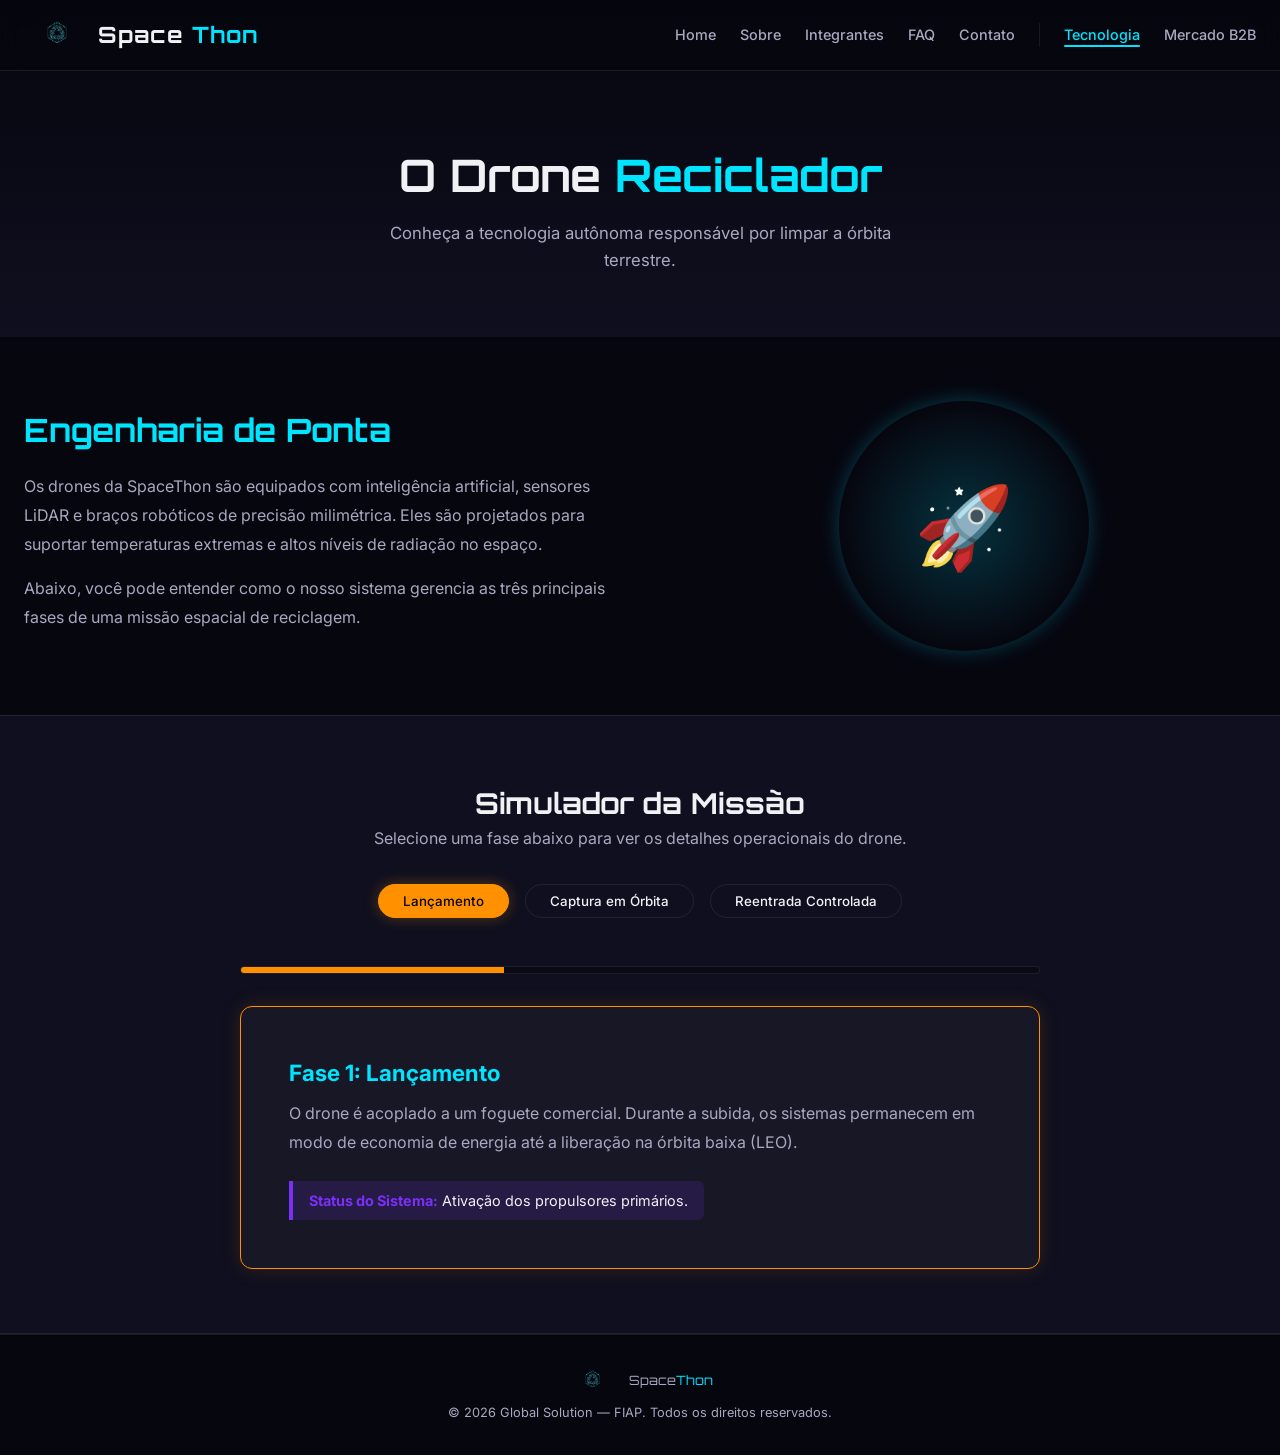
<file: solucao.html>
<!DOCTYPE html>
<html lang="pt-BR">
<head>
  <meta charset="UTF-8">
  <meta name="viewport" content="width=device-width, initial-scale=1.0">
  <meta name="description" content="Tecnologia SpaceThon — Como nossos drones operam no espaço.">
  <title>SpaceThon | Tecnologia</title>

  <!-- CSS -->
  <link rel="stylesheet" href="css/variaveis.css">
  <link rel="stylesheet" href="css/tecnologia.css">
</head>
<body>

  <!-- ========== HEADER / NAVEGAÇÃO ========== -->
  <header class="header">
    <div class="container header-content">

      <a href="index.html" class="logo">
        <img src="assets/logo.png" alt="Logo SpaceThon" class="logo-img">
        Space<span>Thon</span>
      </a>

      <button class="menu-toggle" id="menuToggle" aria-label="Abrir menu">
        <span></span>
        <span></span>
        <span></span>
      </button>

      <nav class="nav" id="navMenu">
        <ul class="nav-list">
          <li><a href="index.html" class="nav-link">Home</a></li>
          <li><a href="sobre.html" class="nav-link">Sobre</a></li>
          <li><a href="integrantes.html" class="nav-link">Integrantes</a></li>
          <li><a href="faq.html" class="nav-link">FAQ</a></li>
          <li><a href="contato.html" class="nav-link">Contato</a></li>
          <li class="nav-separator"></li>
          <li><a href="solucao.html" class="nav-link ativo">Tecnologia</a></li>
          <li><a href="mercado.html" class="nav-link">Mercado B2B</a></li>
        </ul>
      </nav>

    </div>
  </header>

  <main>

    <!-- ========== BANNER DA PÁGINA ========== -->
    <section class="page-banner">
      <div class="container">
        <h1 class="page-titulo">O Drone <span>Reciclador</span></h1>
        <p class="page-subtitulo">Conheça a tecnologia autônoma responsável por limpar a órbita terrestre.</p>
      </div>
    </section>

    <!-- ========== INTRODUÇÃO ========== -->
    <section class="secao">
      <div class="container">
        <div class="tec-intro">
          <div class="tec-texto">
            <h2>Engenharia de Ponta</h2>
            <p>
              Os drones da SpaceThon são equipados com inteligência artificial, sensores LiDAR e braços robóticos de precisão milimétrica. Eles são projetados para suportar temperaturas extremas e altos níveis de radiação no espaço.
            </p>
            <p>
              Abaixo, você pode entender como o nosso sistema gerencia as três principais fases de uma missão espacial de reciclagem.
            </p>
          </div>
          <!-- Uma imagem representativa ou ícone dinâmico -->
          <div class="tec-imagem-wrapper">
            <div class="holograma-efeito" id="hologramaBox">
              <span id="iconeDrone" style="font-size: 80px;">🚀</span>
            </div>
          </div>
        </div>
      </div>
    </section>

    <!-- ========== FASES DA MISSÃO (JS INTERATIVO) ========== -->
    <section class="secao secao-interativa">
      <div class="container">
        
        <div class="interativo-box tema-lancamento" id="painelInterativo">
          <h2 class="interativo-titulo">Simulador da Missão</h2>
          <p class="interativo-sub">Selecione uma fase abaixo para ver os detalhes operacionais do drone.</p>

          <!-- Botões (Eventos JS) -->
          <div class="botoes-fase">
            <button class="btn-fase ativo" id="btnLancamento">Lançamento</button>
            <button class="btn-fase" id="btnCaptura">Captura em Órbita</button>
            <button class="btn-fase" id="btnReentrada">Reentrada Controlada</button>
          </div>

          <!-- Barra de Progresso Visual -->
          <div class="progresso-container">
            <div class="progresso-barra" id="barraProgresso" style="width: 33%;"></div>
          </div>

          <!-- Display de Informações (DOM manipulado pelo JS) -->
          <div class="display-fase" id="displayFase">
            <h3 id="faseTitulo">Fase 1: Lançamento</h3>
            <p id="faseDescricao">O drone é acoplado a um foguete comercial. Durante a subida, os sistemas permanecem em modo de economia de energia até a liberação na órbita baixa (LEO).</p>
            <div class="dica-box">
              <strong>Status do Sistema:</strong> <span id="faseStatus">Ativação dos propulsores primários.</span>
            </div>
          </div>

        </div>

      </div>
    </section>

  </main>

  <!-- ========== FOOTER ========== -->
  <footer class="footer">
    <div class="container footer-content">
      <p class="footer-logo">
        <img src="assets/logo.png" alt="Logo SpaceThon" class="footer-logo-img">
        Space<span>Thon</span>
      </p>
      <p>&copy; 2026 Global Solution — FIAP. Todos os direitos reservados.</p>
    </div>
  </footer>

  <!-- Botão Voltar ao Topo -->
  <button id="btnTopo" class="btn-topo" aria-label="Voltar ao topo">↑</button>

  <!-- JS -->
  <script src="js/menu.js"></script>
  <script src="js/tecnologia.js"></script>
</body>
</html>
</file>
<file: css/variaveis.css>
/* ============================================================
   GLOBAL SOLUTION 2026 — VARIÁVEIS DE DESIGN
   Tema: Economia Espacial
   ============================================================ */

/* Fontes do Google Fonts */
@import url('https://fonts.googleapis.com/css2?family=Orbitron:wght@500;700&family=Inter:wght@400;500;600;700&display=swap');

:root {

  /* --- Cores principais --- */
  --cor-bg:                #06060f;
  --cor-bg-card:           #0f0f1f;
  --cor-primaria:          #00e5ff;
  --cor-secundaria:        #7b2ff7;
  --cor-accent:            #ff2d7b;
  --cor-texto:             #f0f0f5;
  --cor-texto-secundario:  #a8a8c0;
  --cor-borda:             rgba(255, 255, 255, 0.08);

  /* --- Gradientes --- */
  --gradiente-primario:    linear-gradient(135deg, #00e5ff, #7b2ff7);
  --gradiente-hero:        linear-gradient(180deg, #06060f, #0f0f1f);

  /* --- Estados --- */
  --cor-sucesso:           #00e676;
  --cor-erro:              #ff1744;

  /* --- Fontes --- */
  --font-titulo:           'Orbitron', sans-serif;
  --font-corpo:            'Inter', sans-serif;

  /* --- Espaçamentos --- */
  --space-sm:              0.5rem;
  --space-md:              1rem;
  --space-lg:              1.5rem;
  --space-xl:              2rem;
  --space-2xl:             3rem;
  --space-3xl:             4rem;

  /* --- Bordas --- */
  --radius-sm:             0.375rem;
  --radius-md:             0.75rem;
  --radius-lg:             1rem;
  --radius-full:           9999px;

  /* --- Sombras --- */
  --shadow:                0 4px 16px rgba(0, 0, 0, 0.4);
  --glow-primaria:         0 0 20px rgba(0, 229, 255, 0.25);

  /* --- Transições --- */
  --transition:            300ms ease;

  /* --- Container --- */
  --container-max:         1280px;
}

/* ============================================================
   CLASSES GLOBAIS (Menu Separador)
   ============================================================ */
.nav-separator {
  width: 1px;
  height: 24px;
  background-color: var(--cor-borda);
  margin: 0 var(--space-xs);
}

@media (max-width: 768px) {
  .nav-separator {
    width: 100%;
    height: 1px;
    margin: var(--space-sm) 0;
  }
}

/* ============================================================
   BOTÃO VOLTAR AO TOPO (GLOBAL)
   ============================================================ */
.btn-topo {
  position: fixed;
  bottom: 30px;
  right: 30px;
  width: 50px;
  height: 50px;
  background: var(--gradiente-primario);
  color: var(--cor-bg);
  border: none;
  border-radius: var(--radius-full);
  font-size: 1.5rem;
  font-weight: bold;
  cursor: pointer;
  z-index: 999;
  box-shadow: var(--glow-primaria);
  
  /* Escondido por padrão */
  opacity: 0;
  visibility: hidden;
  transform: translateY(20px);
  transition: opacity 0.3s ease, visibility 0.3s ease, transform 0.3s ease;
}

.btn-topo:hover {
  transform: translateY(-5px);
  box-shadow: 0 6px 25px rgba(0, 229, 255, 0.6);
}

.btn-topo.mostrar {
  opacity: 1;
  visibility: visible;
  transform: translateY(0);
}
</file>
<file: css/home.css>
/* ============================================================
   HOME.CSS — Estilos da página inicial
   ============================================================ */

/* --- Reset básico --- */
* {
  margin: 0;
  padding: 0;
  box-sizing: border-box;
}

body {
  font-family: var(--font-corpo);
  background-color: var(--cor-bg);
  color: var(--cor-texto);
  line-height: 1.6;
}

a {
  text-decoration: none;
  color: inherit;
}

ul {
  list-style: none;
}

img {
  max-width: 100%;
  display: block;
}

/* --- Container --- */
.container {
  max-width: var(--container-max);
  margin: 0 auto;
  padding: 0 var(--space-lg);
}


/* ============================================================
   HEADER / NAVEGAÇÃO
   ============================================================ */
.header {
  position: fixed;
  top: 0;
  left: 0;
  width: 100%;
  background: rgba(6, 6, 15, 0.85);
  backdrop-filter: blur(12px);
  border-bottom: 1px solid var(--cor-borda);
  z-index: 100;
}

.header-content {
  display: flex;
  align-items: center;
  justify-content: space-between;
  height: 70px;
}

/* Logo */
.logo {
  font-family: var(--font-titulo);
  font-size: 1.4rem;
  font-weight: 700;
  letter-spacing: 0.05em;
  display: flex;
  align-items: center;
  gap: var(--space-sm);
}

.logo span,
.footer-logo span {
  color: var(--cor-primaria);
}

/* Imagens da logo */
.logo-img {
  height: 36px;
  width: auto;
}

.hero-logo {
  width: 140px;
  margin: 0 auto var(--space-xl);
  filter: drop-shadow(0 0 20px rgba(0, 229, 255, 0.3));
}

.footer-logo-img {
  height: 28px;
  width: auto;
  display: inline-block;
  vertical-align: middle;
  margin-right: var(--space-sm);
}

/* Nav Links */
.nav-list {
  display: flex;
  gap: var(--space-lg);
}

.nav-link {
  font-size: 0.9rem;
  font-weight: 500;
  color: var(--cor-texto-secundario);
  transition: color var(--transition);
  position: relative;
}

.nav-link:hover,
.nav-link.ativo {
  color: var(--cor-primaria);
}

/* Linha animada abaixo do link ativo */
.nav-link.ativo::after {
  content: '';
  position: absolute;
  bottom: -4px;
  left: 0;
  width: 100%;
  height: 2px;
  background: var(--cor-primaria);
  border-radius: var(--radius-full);
}

/* Menu Hambúrguer */
.menu-toggle {
  display: none;
  flex-direction: column;
  gap: 5px;
  background: none;
  border: none;
  cursor: pointer;
  padding: var(--space-sm);
}

.menu-toggle span {
  display: block;
  width: 24px;
  height: 2px;
  background: var(--cor-texto);
  border-radius: var(--radius-full);
  transition: var(--transition);
}

/* Animação: hambúrguer → X */
.menu-toggle.ativo span:nth-child(1) {
  transform: rotate(45deg) translate(5px, 5px);
}

.menu-toggle.ativo span:nth-child(2) {
  opacity: 0;
}

.menu-toggle.ativo span:nth-child(3) {
  transform: rotate(-45deg) translate(5px, -5px);
}


/* ============================================================
   HERO
   ============================================================ */
.hero {
  min-height: 100vh;
  display: flex;
  align-items: center;
  justify-content: center;
  text-align: center;
  background: var(--gradiente-hero);
  padding: var(--space-3xl) var(--space-lg);
}

.hero-titulo {
  font-family: var(--font-titulo);
  font-size: clamp(2rem, 5vw, 3.5rem);
  font-weight: 700;
  line-height: 1.2;
  letter-spacing: 0.03em;
  margin-bottom: var(--space-lg);
}

.hero-titulo span {
  background: var(--gradiente-primario);
  -webkit-background-clip: text;
  background-clip: text;
  -webkit-text-fill-color: transparent;
}

.hero-texto {
  font-size: 1.1rem;
  color: var(--cor-texto-secundario);
  max-width: 600px;
  margin: 0 auto var(--space-xl);
}


/* ============================================================
   BOTÃO PRIMÁRIO
   ============================================================ */
.btn-primario {
  display: inline-block;
  padding: var(--space-sm) var(--space-xl);
  background: var(--gradiente-primario);
  color: var(--cor-bg);
  font-family: var(--font-corpo);
  font-weight: 600;
  font-size: 0.95rem;
  border-radius: var(--radius-full);
  transition: transform var(--transition), box-shadow var(--transition);
}

.btn-primario:hover {
  transform: translateY(-2px);
  box-shadow: var(--glow-primaria);
}


/* ============================================================
   SEÇÃO DESTAQUES
   ============================================================ */
.destaques {
  padding: var(--space-3xl) 0;
}

.secao-titulo {
  font-family: var(--font-titulo);
  font-size: clamp(1.4rem, 3vw, 2rem);
  text-align: center;
  margin-bottom: var(--space-sm);
}

.secao-subtitulo {
  text-align: center;
  color: var(--cor-texto-secundario);
  margin-bottom: var(--space-2xl);
  max-width: 550px;
  margin-left: auto;
  margin-right: auto;
}

/* Grid de cards */
.cards-grid {
  display: grid;
  grid-template-columns: repeat(3, 1fr);
  gap: var(--space-lg);
}

.card {
  background: var(--cor-bg-card);
  border: 1px solid var(--cor-borda);
  border-radius: var(--radius-md);
  padding: var(--space-xl);
  text-align: center;
  transition: transform var(--transition), border-color var(--transition);
}

.card:hover {
  transform: translateY(-4px);
  border-color: var(--cor-primaria);
}

.card-icone {
  font-size: 2.5rem;
  display: block;
  margin-bottom: var(--space-md);
}

.card h3 {
  font-family: var(--font-titulo);
  font-size: 1rem;
  margin-bottom: var(--space-sm);
  color: var(--cor-primaria);
}

.card p {
  font-size: 0.9rem;
  color: var(--cor-texto-secundario);
  line-height: 1.6;
}


/* ============================================================
   CTA
   ============================================================ */
.cta {
  padding: var(--space-3xl) 0;
  text-align: center;
  background: var(--cor-bg-card);
  border-top: 1px solid var(--cor-borda);
  border-bottom: 1px solid var(--cor-borda);
}

.cta h2 {
  font-family: var(--font-titulo);
  font-size: clamp(1.3rem, 3vw, 1.8rem);
  margin-bottom: var(--space-sm);
}

.cta p {
  color: var(--cor-texto-secundario);
  margin-bottom: var(--space-xl);
}


/* ============================================================
   FOOTER
   ============================================================ */
.footer {
  padding: var(--space-xl) 0;
  text-align: center;
  border-top: 1px solid var(--cor-borda);
}

.footer-logo {
  font-family: var(--font-titulo);
  font-size: 1.1rem;
  margin-bottom: var(--space-sm);
}

.footer p {
  font-size: 0.8rem;
  color: var(--cor-texto-secundario);
}


/* ============================================================
   RESPONSIVIDADE
   ============================================================ */

/* --- Tablet / Janela pequena (768px) --- */
@media (max-width: 768px) {

  /* Mostra o hambúrguer */
  .menu-toggle {
    display: flex;
  }

  /* Menu mobile */
  .nav {
    position: fixed;
    top: 70px;
    left: 0;
    width: 100%;
    background: rgba(6, 6, 15, 0.95);
    backdrop-filter: blur(12px);
    border-bottom: 1px solid var(--cor-borda);
    padding: var(--space-lg);
    transform: translateY(-100%);
    opacity: 0;
    pointer-events: none;
    transition: transform var(--transition), opacity var(--transition);
  }

  .nav.aberto {
    transform: translateY(0);
    opacity: 1;
    pointer-events: all;
  }

  .nav-list {
    flex-direction: column;
    gap: var(--space-lg);
    text-align: center;
  }

  /* Cards em 2 colunas */
  .cards-grid {
    grid-template-columns: repeat(2, 1fr);
  }
}

/* --- Mobile (480px) --- */
@media (max-width: 480px) {

  /* Cards em coluna única */
  .cards-grid {
    grid-template-columns: 1fr;
  }

  .hero-titulo {
    font-size: 1.8rem;
  }
}
</file>
<file: css/contato.css>
/* ============================================================
   CONTATO.CSS — Estilos da página de contato
   ============================================================ */

/* --- Reset básico --- */
* {
  margin: 0;
  padding: 0;
  box-sizing: border-box;
}

body {
  font-family: var(--font-corpo);
  background-color: var(--cor-bg);
  color: var(--cor-texto);
  line-height: 1.6;
}

a {
  text-decoration: none;
  color: inherit;
}

ul {
  list-style: none;
}

img {
  max-width: 100%;
  display: block;
}

/* --- Container --- */
.container {
  max-width: var(--container-max);
  margin: 0 auto;
  padding: 0 var(--space-lg);
}


/* ============================================================
   HEADER / NAVEGAÇÃO
   ============================================================ */
.header {
  position: fixed;
  top: 0;
  left: 0;
  width: 100%;
  background: rgba(6, 6, 15, 0.85);
  backdrop-filter: blur(12px);
  border-bottom: 1px solid var(--cor-borda);
  z-index: 100;
}

.header-content {
  display: flex;
  align-items: center;
  justify-content: space-between;
  height: 70px;
}

.logo {
  font-family: var(--font-titulo);
  font-size: 1.4rem;
  font-weight: 700;
  letter-spacing: 0.05em;
  display: flex;
  align-items: center;
  gap: var(--space-sm);
}

.logo span,
.footer-logo span {
  color: var(--cor-primaria);
}

.logo-img {
  height: 36px;
  width: auto;
}

.nav-list {
  display: flex;
  gap: var(--space-lg);
}

.nav-link {
  font-size: 0.9rem;
  font-weight: 500;
  color: var(--cor-texto-secundario);
  transition: color var(--transition);
  position: relative;
}

.nav-link:hover,
.nav-link.ativo {
  color: var(--cor-primaria);
}

.nav-link.ativo::after {
  content: '';
  position: absolute;
  bottom: -4px;
  left: 0;
  width: 100%;
  height: 2px;
  background: var(--cor-primaria);
  border-radius: var(--radius-full);
}

/* Menu Hambúrguer */
.menu-toggle {
  display: none;
  flex-direction: column;
  gap: 5px;
  background: none;
  border: none;
  cursor: pointer;
  padding: var(--space-sm);
}

.menu-toggle span {
  display: block;
  width: 24px;
  height: 2px;
  background: var(--cor-texto);
  border-radius: var(--radius-full);
  transition: var(--transition);
}

.menu-toggle.ativo span:nth-child(1) {
  transform: rotate(45deg) translate(5px, 5px);
}

.menu-toggle.ativo span:nth-child(2) {
  opacity: 0;
}

.menu-toggle.ativo span:nth-child(3) {
  transform: rotate(-45deg) translate(5px, -5px);
}


/* ============================================================
   BANNER DA PÁGINA
   ============================================================ */
.page-banner {
  padding-top: 140px;
  padding-bottom: var(--space-3xl);
  text-align: center;
  background: var(--gradiente-hero);
}

.page-titulo {
  font-family: var(--font-titulo);
  font-size: clamp(1.8rem, 4vw, 2.8rem);
  font-weight: 700;
  margin-bottom: var(--space-sm);
}

.page-titulo span {
  color: var(--cor-primaria);
}

.page-subtitulo {
  color: var(--cor-texto-secundario);
  font-size: 1.05rem;
  max-width: 550px;
  margin: 0 auto;
}


/* ============================================================
   SEÇÃO
   ============================================================ */
.secao {
  padding: var(--space-3xl) 0;
}


/* ============================================================
   FORMULÁRIO
   ============================================================ */
.formulario {
  max-width: 600px;
  margin: 0 auto;
  background: var(--cor-bg-card);
  padding: var(--space-2xl);
  border: 1px solid var(--cor-borda);
  border-radius: var(--radius-md);
  box-shadow: var(--shadow);
}

.campo {
  margin-bottom: var(--space-lg);
  display: flex;
  flex-direction: column;
}

.campo label {
  font-weight: 500;
  margin-bottom: var(--space-xs);
  color: var(--cor-texto);
}

.campo input,
.campo select,
.campo textarea {
  width: 100%;
  padding: var(--space-md);
  background: rgba(255, 255, 255, 0.05);
  border: 1px solid var(--cor-borda);
  border-radius: var(--radius-sm);
  color: var(--cor-texto);
  font-family: var(--font-corpo);
  font-size: 1rem;
  outline: none;
  transition: border-color var(--transition), box-shadow var(--transition);
}

.campo input:focus,
.campo select:focus,
.campo textarea:focus {
  border-color: var(--cor-primaria);
  box-shadow: 0 0 0 2px rgba(0, 229, 255, 0.2);
}

.campo input::placeholder,
.campo textarea::placeholder {
  color: var(--cor-texto-secundario);
  opacity: 0.6;
}

/* Força as opções do select a terem fundo escuro (para contraste com o texto claro nativo) */
.campo select option {
  background-color: var(--cor-bg-card);
  color: var(--cor-texto);
}

.campo textarea {
  resize: vertical;
  min-height: 120px;
}

/* Erros de validação */
.erro-msg {
  color: var(--cor-erro);
  font-size: 0.85rem;
  margin-top: 4px;
  display: none;
}

.campo.erro input,
.campo.erro select,
.campo.erro textarea {
  border-color: var(--cor-erro);
}

.campo.erro .erro-msg {
  display: block;
}

/* Botão Enviar */
.btn-enviar {
  width: 100%;
  padding: var(--space-md);
  background: var(--gradiente-primario);
  color: var(--cor-bg);
  font-family: var(--font-corpo);
  font-weight: 600;
  font-size: 1rem;
  border: none;
  border-radius: var(--radius-sm);
  cursor: pointer;
  transition: transform var(--transition), box-shadow var(--transition);
  margin-top: var(--space-md);
}

.btn-enviar:hover {
  transform: translateY(-2px);
  box-shadow: var(--glow-primaria);
}

/* Mensagem de sucesso */
.sucesso-msg {
  color: var(--cor-sucesso);
  font-weight: 500;
  text-align: center;
  margin-top: var(--space-lg);
  padding: var(--space-md);
  background: rgba(0, 230, 118, 0.1);
  border: 1px solid var(--cor-sucesso);
  border-radius: var(--radius-sm);
  display: none;
}


/* ============================================================
   FOOTER
   ============================================================ */
.footer {
  padding: var(--space-xl) 0;
  text-align: center;
  border-top: 1px solid var(--cor-borda);
}

.footer-logo {
  font-family: var(--font-titulo);
  font-size: 1.1rem;
  margin-bottom: var(--space-sm);
}

.footer-logo-img {
  height: 28px;
  width: auto;
  display: inline-block;
  vertical-align: middle;
  margin-right: var(--space-sm);
}

.footer p {
  font-size: 0.8rem;
  color: var(--cor-texto-secundario);
}


/* ============================================================
   RESPONSIVIDADE
   ============================================================ */

/* --- Tablet / Janela pequena (768px) --- */
@media (max-width: 768px) {
  .menu-toggle {
    display: flex;
  }

  .nav {
    position: fixed;
    top: 70px;
    left: 0;
    width: 100%;
    background: rgba(6, 6, 15, 0.95);
    backdrop-filter: blur(12px);
    border-bottom: 1px solid var(--cor-borda);
    padding: var(--space-lg);
    transform: translateY(-100%);
    opacity: 0;
    pointer-events: none;
    transition: transform var(--transition), opacity var(--transition);
  }

  .nav.aberto {
    transform: translateY(0);
    opacity: 1;
    pointer-events: all;
  }

  .nav-list {
    flex-direction: column;
    gap: var(--space-lg);
    text-align: center;
  }
}

/* --- Mobile (480px) --- */
@media (max-width: 480px) {
  .page-titulo {
    font-size: 1.6rem;
  }
  
  .formulario {
    padding: var(--space-lg);
  }
}
</file>
<file: css/faq.css>
/* ============================================================
   FAQ.CSS — Estilos da página FAQ
   ============================================================ */

/* --- Reset básico --- */
* {
  margin: 0;
  padding: 0;
  box-sizing: border-box;
}

body {
  font-family: var(--font-corpo);
  background-color: var(--cor-bg);
  color: var(--cor-texto);
  line-height: 1.6;
}

a {
  text-decoration: none;
  color: inherit;
}

ul {
  list-style: none;
}

img {
  max-width: 100%;
  display: block;
}

/* --- Container --- */
.container {
  max-width: var(--container-max);
  margin: 0 auto;
  padding: 0 var(--space-lg);
}


/* ============================================================
   HEADER / NAVEGAÇÃO
   ============================================================ */
.header {
  position: fixed;
  top: 0;
  left: 0;
  width: 100%;
  background: rgba(6, 6, 15, 0.85);
  backdrop-filter: blur(12px);
  border-bottom: 1px solid var(--cor-borda);
  z-index: 100;
}

.header-content {
  display: flex;
  align-items: center;
  justify-content: space-between;
  height: 70px;
}

.logo {
  font-family: var(--font-titulo);
  font-size: 1.4rem;
  font-weight: 700;
  letter-spacing: 0.05em;
  display: flex;
  align-items: center;
  gap: var(--space-sm);
}

.logo span,
.footer-logo span {
  color: var(--cor-primaria);
}

.logo-img {
  height: 36px;
  width: auto;
}

.nav-list {
  display: flex;
  gap: var(--space-lg);
}

.nav-link {
  font-size: 0.9rem;
  font-weight: 500;
  color: var(--cor-texto-secundario);
  transition: color var(--transition);
  position: relative;
}

.nav-link:hover,
.nav-link.ativo {
  color: var(--cor-primaria);
}

.nav-link.ativo::after {
  content: '';
  position: absolute;
  bottom: -4px;
  left: 0;
  width: 100%;
  height: 2px;
  background: var(--cor-primaria);
  border-radius: var(--radius-full);
}

/* Menu Hambúrguer */
.menu-toggle {
  display: none;
  flex-direction: column;
  gap: 5px;
  background: none;
  border: none;
  cursor: pointer;
  padding: var(--space-sm);
}

.menu-toggle span {
  display: block;
  width: 24px;
  height: 2px;
  background: var(--cor-texto);
  border-radius: var(--radius-full);
  transition: var(--transition);
}

.menu-toggle.ativo span:nth-child(1) {
  transform: rotate(45deg) translate(5px, 5px);
}

.menu-toggle.ativo span:nth-child(2) {
  opacity: 0;
}

.menu-toggle.ativo span:nth-child(3) {
  transform: rotate(-45deg) translate(5px, -5px);
}


/* ============================================================
   BANNER DA PÁGINA
   ============================================================ */
.page-banner {
  padding-top: 140px;
  padding-bottom: var(--space-3xl);
  text-align: center;
  background: var(--gradiente-hero);
}

.page-titulo {
  font-family: var(--font-titulo);
  font-size: clamp(1.8rem, 4vw, 2.8rem);
  font-weight: 700;
  margin-bottom: var(--space-sm);
}

.page-titulo span {
  color: var(--cor-primaria);
}

.page-subtitulo {
  color: var(--cor-texto-secundario);
  font-size: 1.05rem;
  max-width: 550px;
  margin: 0 auto;
}


/* ============================================================
   SEÇÃO
   ============================================================ */
.secao {
  padding: var(--space-3xl) 0;
}


/* ============================================================
   ACCORDION
   ============================================================ */
.accordion {
  max-width: 750px;
  margin: 0 auto;
  display: flex;
  flex-direction: column;
  gap: var(--space-md);
}

.accordion-item {
  background: var(--cor-bg-card);
  border: 1px solid var(--cor-borda);
  border-radius: var(--radius-md);
  overflow: hidden;
  transition: border-color var(--transition);
}

.accordion-item:hover {
  border-color: var(--cor-primaria);
}

.accordion-item.ativo {
  border-color: var(--cor-primaria);
}

/* Botão da pergunta */
.accordion-header {
  width: 100%;
  display: flex;
  justify-content: space-between;
  align-items: center;
  padding: var(--space-lg);
  background: none;
  border: none;
  color: var(--cor-texto);
  font-family: var(--font-corpo);
  font-size: 1rem;
  font-weight: 600;
  text-align: left;
  cursor: pointer;
  transition: color var(--transition);
}

.accordion-header:hover {
  color: var(--cor-primaria);
}

/* Ícone + / − */
.accordion-icone {
  font-size: 1.4rem;
  font-weight: 300;
  color: var(--cor-primaria);
  flex-shrink: 0;
  margin-left: var(--space-md);
  transition: transform var(--transition);
}

/* Corpo da resposta (escondido por padrão) */
.accordion-body {
  max-height: 0;
  overflow: hidden;
  transition: max-height 0.4s ease, padding 0.4s ease;
  padding: 0 var(--space-lg);
}

.accordion-item.ativo .accordion-body {
  max-height: 300px;
  padding: 0 var(--space-lg) var(--space-lg);
}

.accordion-body p {
  color: var(--cor-texto-secundario);
  font-size: 0.95rem;
  line-height: 1.8;
}


/* ============================================================
   FOOTER
   ============================================================ */
.footer {
  padding: var(--space-xl) 0;
  text-align: center;
  border-top: 1px solid var(--cor-borda);
}

.footer-logo {
  font-family: var(--font-titulo);
  font-size: 1.1rem;
  margin-bottom: var(--space-sm);
}

.footer-logo-img {
  height: 28px;
  width: auto;
  display: inline-block;
  vertical-align: middle;
  margin-right: var(--space-sm);
}

.footer p {
  font-size: 0.8rem;
  color: var(--cor-texto-secundario);
}


/* ============================================================
   RESPONSIVIDADE
   ============================================================ */

/* --- Tablet / Janela pequena (768px) --- */
@media (max-width: 768px) {

  .menu-toggle {
    display: flex;
  }

  .nav {
    position: fixed;
    top: 70px;
    left: 0;
    width: 100%;
    background: rgba(6, 6, 15, 0.95);
    backdrop-filter: blur(12px);
    border-bottom: 1px solid var(--cor-borda);
    padding: var(--space-lg);
    transform: translateY(-100%);
    opacity: 0;
    pointer-events: none;
    transition: transform var(--transition), opacity var(--transition);
  }

  .nav.aberto {
    transform: translateY(0);
    opacity: 1;
    pointer-events: all;
  }

  .nav-list {
    flex-direction: column;
    gap: var(--space-lg);
    text-align: center;
  }
}

/* --- Mobile (480px) --- */
@media (max-width: 480px) {

  .page-titulo {
    font-size: 1.6rem;
  }

  .accordion-header {
    font-size: 0.9rem;
    padding: var(--space-md);
  }

  .accordion-body {
    padding: 0 var(--space-md);
  }

  .accordion-item.ativo .accordion-body {
    padding: 0 var(--space-md) var(--space-md);
  }
}
</file>
<file: css/integrantes.css>
/* ============================================================
   INTEGRANTES.CSS — Estilos da página de integrantes
   ============================================================ */

/* --- Reset básico --- */
* {
  margin: 0;
  padding: 0;
  box-sizing: border-box;
}

body {
  font-family: var(--font-corpo);
  background-color: var(--cor-bg);
  color: var(--cor-texto);
  line-height: 1.6;
}

a {
  text-decoration: none;
  color: inherit;
}

ul {
  list-style: none;
}

img {
  max-width: 100%;
  display: block;
}

/* --- Container --- */
.container {
  max-width: var(--container-max);
  margin: 0 auto;
  padding: 0 var(--space-lg);
}


/* ============================================================
   HEADER / NAVEGAÇÃO
   ============================================================ */
.header {
  position: fixed;
  top: 0;
  left: 0;
  width: 100%;
  background: rgba(6, 6, 15, 0.85);
  backdrop-filter: blur(12px);
  border-bottom: 1px solid var(--cor-borda);
  z-index: 100;
}

.header-content {
  display: flex;
  align-items: center;
  justify-content: space-between;
  height: 70px;
}

.logo {
  font-family: var(--font-titulo);
  font-size: 1.4rem;
  font-weight: 700;
  letter-spacing: 0.05em;
  display: flex;
  align-items: center;
  gap: var(--space-sm);
}

.logo span,
.footer-logo span {
  color: var(--cor-primaria);
}

.logo-img {
  height: 36px;
  width: auto;
}

.nav-list {
  display: flex;
  gap: var(--space-lg);
}

.nav-link {
  font-size: 0.9rem;
  font-weight: 500;
  color: var(--cor-texto-secundario);
  transition: color var(--transition);
  position: relative;
}

.nav-link:hover,
.nav-link.ativo {
  color: var(--cor-primaria);
}

.nav-link.ativo::after {
  content: '';
  position: absolute;
  bottom: -4px;
  left: 0;
  width: 100%;
  height: 2px;
  background: var(--cor-primaria);
  border-radius: var(--radius-full);
}

/* Menu Hambúrguer */
.menu-toggle {
  display: none;
  flex-direction: column;
  gap: 5px;
  background: none;
  border: none;
  cursor: pointer;
  padding: var(--space-sm);
}

.menu-toggle span {
  display: block;
  width: 24px;
  height: 2px;
  background: var(--cor-texto);
  border-radius: var(--radius-full);
  transition: var(--transition);
}

.menu-toggle.ativo span:nth-child(1) {
  transform: rotate(45deg) translate(5px, 5px);
}

.menu-toggle.ativo span:nth-child(2) {
  opacity: 0;
}

.menu-toggle.ativo span:nth-child(3) {
  transform: rotate(-45deg) translate(5px, -5px);
}


/* ============================================================
   BANNER DA PÁGINA
   ============================================================ */
.page-banner {
  padding-top: 140px;
  padding-bottom: var(--space-3xl);
  text-align: center;
  background: var(--gradiente-hero);
}

.page-titulo {
  font-family: var(--font-titulo);
  font-size: clamp(1.8rem, 4vw, 2.8rem);
  font-weight: 700;
  margin-bottom: var(--space-sm);
}

.page-titulo span {
  color: var(--cor-primaria);
}

.page-subtitulo {
  color: var(--cor-texto-secundario);
  font-size: 1.05rem;
  max-width: 550px;
  margin: 0 auto;
}


/* ============================================================
   SEÇÃO
   ============================================================ */
.secao {
  padding: var(--space-3xl) 0;
}


/* ============================================================
   GRID DE INTEGRANTES
   ============================================================ */
.integrantes-grid {
  display: grid;
  grid-template-columns: repeat(auto-fit, minmax(280px, 1fr));
  gap: var(--space-xl);
  max-width: 1000px;
  margin: 0 auto;
}

/* Card do integrante */
.integrante-card {
  background: var(--cor-bg-card);
  border: 1px solid var(--cor-borda);
  border-radius: var(--radius-md);
  padding: var(--space-xl);
  text-align: center;
  transition: transform var(--transition), border-color var(--transition);
}

.integrante-card:hover {
  transform: translateY(-4px);
  border-color: var(--cor-primaria);
}

/* Foto */
.integrante-foto {
  width: 120px;
  height: 120px;
  border-radius: 50%;
  object-fit: cover;
  margin: 0 auto var(--space-lg);
  border: 2px solid var(--cor-borda);
  transition: border-color var(--transition);
}

.integrante-card:hover .integrante-foto {
  border-color: var(--cor-primaria);
}

/* Nome */
.integrante-nome {
  font-family: var(--font-corpo);
  font-size: 1.05rem;
  font-weight: 600;
  margin-bottom: var(--space-sm);
}

/* RM e turma */
.integrante-info {
  font-size: 0.85rem;
  color: var(--cor-texto-secundario);
  margin-bottom: var(--space-lg);
}

/* Links GitHub / LinkedIn */
.integrante-links {
  display: flex;
  justify-content: center;
  gap: var(--space-md);
  flex-wrap: wrap;
}

.integrante-link {
  display: flex;
  align-items: center;
  gap: var(--space-sm);
  font-size: 0.85rem;
  font-weight: 500;
  color: var(--cor-texto-secundario);
  padding: var(--space-sm) var(--space-md);
  border: 1px solid var(--cor-borda);
  border-radius: var(--radius-full);
  transition: color var(--transition), border-color var(--transition);
}

.integrante-link:hover {
  color: var(--cor-primaria);
  border-color: var(--cor-primaria);
}

.link-icone {
  width: 18px;
  height: 18px;
  filter: brightness(0.6);
  transition: filter var(--transition);
}

.integrante-link:hover .link-icone {
  filter: brightness(1);
}

.link-linkedin:hover {
  color: #0a66c2;
  border-color: #0a66c2;
}


/* ============================================================
   FOOTER
   ============================================================ */
.footer {
  padding: var(--space-xl) 0;
  text-align: center;
  border-top: 1px solid var(--cor-borda);
}

.footer-logo {
  font-family: var(--font-titulo);
  font-size: 1.1rem;
  margin-bottom: var(--space-sm);
}

.footer-logo-img {
  height: 28px;
  width: auto;
  display: inline-block;
  vertical-align: middle;
  margin-right: var(--space-sm);
}

.footer p {
  font-size: 0.8rem;
  color: var(--cor-texto-secundario);
}


/* ============================================================
   RESPONSIVIDADE
   ============================================================ */

/* --- Tablet / Janela pequena (768px) --- */
@media (max-width: 768px) {

  .menu-toggle {
    display: flex;
  }

  .nav {
    position: fixed;
    top: 70px;
    left: 0;
    width: 100%;
    background: rgba(6, 6, 15, 0.95);
    backdrop-filter: blur(12px);
    border-bottom: 1px solid var(--cor-borda);
    padding: var(--space-lg);
    transform: translateY(-100%);
    opacity: 0;
    pointer-events: none;
    transition: transform var(--transition), opacity var(--transition);
  }

  .nav.aberto {
    transform: translateY(0);
    opacity: 1;
    pointer-events: all;
  }

  .nav-list {
    flex-direction: column;
    gap: var(--space-lg);
    text-align: center;
  }
}

/* --- Mobile (480px) --- */
@media (max-width: 480px) {

  .page-titulo {
    font-size: 1.6rem;
  }

  .integrante-links {
    flex-direction: column;
    gap: var(--space-sm);
  }
}
</file>
<file: css/mercado.css>
/* ============================================================
   MERCADO.CSS — Estilos da página do Dashboard B2B
   ============================================================ */

/* --- Reset e globais --- */
* {
  margin: 0;
  padding: 0;
  box-sizing: border-box;
}

body {
  font-family: var(--font-corpo);
  background-color: var(--cor-bg);
  color: var(--cor-texto);
  line-height: 1.6;
}

a { text-decoration: none; color: inherit; }
ul { list-style: none; }
img { max-width: 100%; display: block; }

.container {
  max-width: var(--container-max);
  margin: 0 auto;
  padding: 0 var(--space-lg);
}

/* ============================================================
   HEADER / NAVEGAÇÃO
   ============================================================ */
.header {
  position: fixed;
  top: 0; left: 0; width: 100%;
  background: rgba(6, 6, 15, 0.85);
  backdrop-filter: blur(12px);
  border-bottom: 1px solid var(--cor-borda);
  z-index: 100;
}

.header-content {
  display: flex; align-items: center; justify-content: space-between; height: 70px;
}

.logo {
  font-family: var(--font-titulo); font-size: 1.4rem; font-weight: 700;
  display: flex; align-items: center; gap: var(--space-sm);
}
.logo span { color: var(--cor-primaria); }
.logo-img { height: 36px; }

.nav-list { display: flex; gap: var(--space-lg); align-items: center; }
.nav-link { font-size: 0.9rem; font-weight: 500; color: var(--cor-texto-secundario); transition: color var(--transition); position: relative; }
.nav-link:hover, .nav-link.ativo { color: var(--cor-primaria); }
.nav-link.ativo::after { content: ''; position: absolute; bottom: -4px; left: 0; width: 100%; height: 2px; background: var(--cor-primaria); border-radius: var(--radius-full); }

/* Hambúrguer */
.menu-toggle { display: none; flex-direction: column; gap: 5px; background: none; border: none; cursor: pointer; padding: var(--space-sm); }
.menu-toggle span { display: block; width: 24px; height: 2px; background: var(--cor-texto); transition: var(--transition); }
.menu-toggle.ativo span:nth-child(1) { transform: rotate(45deg) translate(5px, 5px); }
.menu-toggle.ativo span:nth-child(2) { opacity: 0; }
.menu-toggle.ativo span:nth-child(3) { transform: rotate(-45deg) translate(5px, -5px); }

/* ============================================================
   BANNER DA PÁGINA
   ============================================================ */
.page-banner {
  padding-top: 140px;
  padding-bottom: var(--space-3xl);
  text-align: center;
  background: var(--gradiente-hero);
}

.page-titulo { font-family: var(--font-titulo); font-size: clamp(1.8rem, 4vw, 2.8rem); font-weight: 700; margin-bottom: var(--space-sm); }
.page-titulo span { color: var(--cor-primaria); }
.page-subtitulo { color: var(--cor-texto-secundario); font-size: 1.05rem; max-width: 550px; margin: 0 auto; }

/* ============================================================
   DASHBOARD GRID
   ============================================================ */
.secao { padding: var(--space-3xl) 0; }

.dashboard-grid {
  display: grid;
  grid-template-columns: 3fr 2fr; /* 60% produtos, 40% resumo */
  gap: var(--space-2xl);
  align-items: start;
}

.dash-titulo {
  font-family: var(--font-titulo);
  font-size: 1.4rem;
  margin-bottom: var(--space-sm);
  color: var(--cor-primaria);
}

.dash-desc {
  font-size: 0.95rem;
  color: var(--cor-texto-secundario);
  margin-bottom: var(--space-xl);
}

/* ============================================================
   LISTA DE PRODUTOS
   ============================================================ */
.produtos-lista {
  display: flex;
  flex-direction: column;
  gap: var(--space-md);
}

.produto-card {
  background: var(--cor-bg-card);
  border: 1px solid var(--cor-borda);
  border-radius: var(--radius-md);
  padding: var(--space-lg);
  display: flex;
  justify-content: space-between;
  align-items: center;
  transition: transform var(--transition), border-color var(--transition);
}

.produto-card:hover {
  transform: translateX(4px);
  border-color: var(--cor-primaria);
}

.produto-info h3 {
  font-size: 1.1rem;
  margin-bottom: 4px;
}

.produto-info .produto-preco {
  color: var(--cor-secundaria);
  font-weight: 600;
  font-size: 1.05rem;
}

.produto-info .produto-ods {
  display: inline-block;
  margin-top: 8px;
  font-size: 0.75rem;
  background: rgba(0, 229, 255, 0.1);
  color: var(--cor-primaria);
  padding: 2px 8px;
  border-radius: var(--radius-sm);
}

.btn-add {
  background: transparent;
  color: var(--cor-texto);
  border: 1px solid var(--cor-borda);
  padding: 8px 16px;
  border-radius: var(--radius-sm);
  cursor: pointer;
  font-weight: 500;
  transition: all var(--transition);
}

.btn-add:hover {
  background: var(--cor-primaria);
  color: var(--cor-bg);
  border-color: var(--cor-primaria);
  box-shadow: var(--glow-primaria);
}

/* ============================================================
   PAINEL DE RESUMO (CARRINHO)
   ============================================================ */
.resumo-painel {
  background: var(--cor-bg-card);
  border: 1px solid var(--cor-borda);
  border-radius: var(--radius-lg);
  padding: var(--space-xl);
  position: sticky;
  top: 100px; /* Para grudar na tela ao rolar */
}

.carrinho-lista {
  margin-bottom: var(--space-lg);
  min-height: 100px;
  max-height: 300px;
  overflow-y: auto;
}

.carrinho-vazio {
  color: var(--cor-texto-secundario);
  font-style: italic;
  font-size: 0.9rem;
}

/* Item dentro do carrinho */
.carrinho-item {
  display: flex;
  justify-content: space-between;
  align-items: center;
  padding: var(--space-sm) 0;
  border-bottom: 1px dashed var(--cor-borda);
  font-size: 0.9rem;
}

.item-nome {
  font-weight: 500;
}

.item-preco {
  color: var(--cor-secundaria);
}

.btn-remover {
  background: none;
  border: none;
  color: var(--cor-erro);
  font-size: 1.2rem;
  cursor: pointer;
  margin-left: 8px;
}

/* Total */
.resumo-total {
  display: flex;
  justify-content: space-between;
  align-items: center;
  font-size: 1.2rem;
  font-weight: 700;
  padding-top: var(--space-md);
  border-top: 2px solid var(--cor-borda);
  margin-bottom: var(--space-lg);
}

#valorTotal {
  color: var(--cor-primaria);
}

/* Botão Finalizar */
.btn-finalizar {
  width: 100%;
  padding: var(--space-md);
  background: var(--gradiente-primario);
  color: var(--cor-bg);
  border: none;
  border-radius: var(--radius-sm);
  font-weight: 700;
  font-size: 1rem;
  cursor: pointer;
  transition: transform var(--transition), filter var(--transition);
}

.btn-finalizar:hover:not(:disabled) {
  transform: translateY(-2px);
  filter: brightness(1.1);
}

.btn-finalizar:disabled {
  background: var(--cor-borda);
  color: var(--cor-texto-secundario);
  cursor: not-allowed;
  transform: none;
}

.sucesso-msg {
  margin-top: var(--space-md);
  padding: var(--space-sm);
  background: rgba(0, 230, 118, 0.1);
  color: var(--cor-sucesso);
  border: 1px solid var(--cor-sucesso);
  border-radius: var(--radius-sm);
  text-align: center;
  font-size: 0.9rem;
  font-weight: 500;
}

/* ============================================================
   FOOTER
   ============================================================ */
.footer { padding: var(--space-xl) 0; text-align: center; border-top: 1px solid var(--cor-borda); }
.footer-logo { font-family: var(--font-titulo); font-size: 1.1rem; margin-bottom: var(--space-sm); }
.footer-logo-img { height: 28px; width: auto; display: inline-block; vertical-align: middle; margin-right: var(--space-sm); }
.footer p { font-size: 0.8rem; color: var(--cor-texto-secundario); }

/* ============================================================
   RESPONSIVIDADE
   ============================================================ */
@media (max-width: 900px) {
  .dashboard-grid {
    grid-template-columns: 1fr;
  }
  .resumo-painel {
    position: static;
  }
}

@media (max-width: 768px) {
  .menu-toggle { display: flex; }
  .nav { position: fixed; top: 70px; left: 0; width: 100%; background: rgba(6, 6, 15, 0.95); backdrop-filter: blur(12px); border-bottom: 1px solid var(--cor-borda); padding: var(--space-lg); transform: translateY(-100%); opacity: 0; pointer-events: none; transition: transform var(--transition), opacity var(--transition); }
  .nav.aberto { transform: translateY(0); opacity: 1; pointer-events: all; }
  .nav-list { flex-direction: column; gap: var(--space-lg); text-align: center; }
}

@media (max-width: 480px) {
  .produto-card {
    flex-direction: column;
    align-items: flex-start;
    gap: var(--space-md);
  }
  .btn-add {
    width: 100%;
  }
}
</file>
<file: css/sobre.css>
/* ============================================================
   SOBRE.CSS — Estilos da página Sobre
   ============================================================ */

/* --- Reset básico --- */
* {
  margin: 0;
  padding: 0;
  box-sizing: border-box;
}

body {
  font-family: var(--font-corpo);
  background-color: var(--cor-bg);
  color: var(--cor-texto);
  line-height: 1.6;
}

a {
  text-decoration: none;
  color: inherit;
}

ul {
  list-style: none;
}

img {
  max-width: 100%;
  display: block;
}

/* --- Container --- */
.container {
  max-width: var(--container-max);
  margin: 0 auto;
  padding: 0 var(--space-lg);
}


/* ============================================================
   HEADER / NAVEGAÇÃO (mesmo padrão da Home)
   ============================================================ */
.header {
  position: fixed;
  top: 0;
  left: 0;
  width: 100%;
  background: rgba(6, 6, 15, 0.85);
  backdrop-filter: blur(12px);
  border-bottom: 1px solid var(--cor-borda);
  z-index: 100;
}

.header-content {
  display: flex;
  align-items: center;
  justify-content: space-between;
  height: 70px;
}

.logo {
  font-family: var(--font-titulo);
  font-size: 1.4rem;
  font-weight: 700;
  letter-spacing: 0.05em;
  display: flex;
  align-items: center;
  gap: var(--space-sm);
}

.logo span,
.footer-logo span {
  color: var(--cor-primaria);
}

.logo-img {
  height: 36px;
  width: auto;
}

.nav-list {
  display: flex;
  gap: var(--space-lg);
}

.nav-link {
  font-size: 0.9rem;
  font-weight: 500;
  color: var(--cor-texto-secundario);
  transition: color var(--transition);
  position: relative;
}

.nav-link:hover,
.nav-link.ativo {
  color: var(--cor-primaria);
}

.nav-link.ativo::after {
  content: '';
  position: absolute;
  bottom: -4px;
  left: 0;
  width: 100%;
  height: 2px;
  background: var(--cor-primaria);
  border-radius: var(--radius-full);
}

/* Menu Hambúrguer */
.menu-toggle {
  display: none;
  flex-direction: column;
  gap: 5px;
  background: none;
  border: none;
  cursor: pointer;
  padding: var(--space-sm);
}

.menu-toggle span {
  display: block;
  width: 24px;
  height: 2px;
  background: var(--cor-texto);
  border-radius: var(--radius-full);
  transition: var(--transition);
}

.menu-toggle.ativo span:nth-child(1) {
  transform: rotate(45deg) translate(5px, 5px);
}

.menu-toggle.ativo span:nth-child(2) {
  opacity: 0;
}

.menu-toggle.ativo span:nth-child(3) {
  transform: rotate(-45deg) translate(5px, -5px);
}


/* ============================================================
   BANNER DA PÁGINA
   ============================================================ */
.page-banner {
  padding-top: 140px;
  padding-bottom: var(--space-3xl);
  text-align: center;
  background: var(--gradiente-hero);
}

.page-titulo {
  font-family: var(--font-titulo);
  font-size: clamp(1.8rem, 4vw, 2.8rem);
  font-weight: 700;
  margin-bottom: var(--space-sm);
}

.page-titulo span {
  color: var(--cor-primaria);
}

.page-subtitulo {
  color: var(--cor-texto-secundario);
  font-size: 1.05rem;
  max-width: 550px;
  margin: 0 auto;
}


/* ============================================================
   SEÇÕES DE CONTEÚDO
   ============================================================ */
.secao {
  padding: var(--space-3xl) 0;
}

.secao-escura {
  background: var(--cor-bg-card);
  border-top: 1px solid var(--cor-borda);
  border-bottom: 1px solid var(--cor-borda);
}

.secao-titulo {
  font-family: var(--font-titulo);
  font-size: clamp(1.4rem, 3vw, 2rem);
  text-align: center;
  margin-bottom: var(--space-sm);
}

.secao-subtitulo {
  text-align: center;
  color: var(--cor-texto-secundario);
  margin-bottom: var(--space-2xl);
  max-width: 550px;
  margin-left: auto;
  margin-right: auto;
}

/* Bloco de texto */
.texto-bloco {
  max-width: 750px;
  margin: 0 auto var(--space-2xl);
}

.texto-bloco p {
  color: var(--cor-texto-secundario);
  margin-bottom: var(--space-md);
  line-height: 1.8;
}

.texto-bloco strong {
  color: var(--cor-primaria);
}


/* ============================================================
   ETAPAS (1, 2, 3, 4)
   ============================================================ */
.etapas {
  display: grid;
  grid-template-columns: repeat(4, 1fr);
  gap: var(--space-lg);
}

.etapa {
  text-align: center;
  padding: var(--space-xl) var(--space-md);
  border: 1px solid var(--cor-borda);
  border-radius: var(--radius-md);
  transition: border-color var(--transition);
}

.etapa:hover {
  border-color: var(--cor-primaria);
}

.etapa-numero {
  font-family: var(--font-titulo);
  font-size: 2rem;
  font-weight: 700;
  color: var(--cor-primaria);
  display: block;
  margin-bottom: var(--space-sm);
}

.etapa h3 {
  font-family: var(--font-titulo);
  font-size: 0.9rem;
  margin-bottom: var(--space-sm);
}

.etapa p {
  font-size: 0.85rem;
  color: var(--cor-texto-secundario);
  line-height: 1.6;
}


/* ============================================================
   ODS DA ONU
   ============================================================ */
.ods-grid {
  display: grid;
  grid-template-columns: repeat(2, 1fr);
  gap: var(--space-lg);
}

.ods-card {
  background: var(--cor-bg-card);
  border: 1px solid var(--cor-borda);
  border-radius: var(--radius-md);
  padding: var(--space-xl);
  transition: border-color var(--transition);
}

.ods-card:hover {
  border-color: var(--cor-secundaria);
}

.ods-numero {
  font-family: var(--font-titulo);
  font-size: 0.8rem;
  font-weight: 700;
  color: var(--cor-secundaria);
  letter-spacing: 0.1em;
  display: block;
  margin-bottom: var(--space-sm);
}

.ods-card h3 {
  font-size: 1rem;
  font-weight: 600;
  margin-bottom: var(--space-sm);
}

.ods-card p {
  font-size: 0.9rem;
  color: var(--cor-texto-secundario);
  line-height: 1.6;
}


/* ============================================================
   TECNOLOGIAS
   ============================================================ */
.tech-lista {
  display: flex;
  justify-content: center;
  gap: var(--space-2xl);
  flex-wrap: wrap;
}

.tech-item {
  text-align: center;
}

.tech-icone {
  width: 48px;
  height: 48px;
  margin: 0 auto var(--space-sm);
}

.tech-item p {
  font-weight: 600;
  font-size: 0.95rem;
}


/* ============================================================
   FOOTER
   ============================================================ */
.footer {
  padding: var(--space-xl) 0;
  text-align: center;
  border-top: 1px solid var(--cor-borda);
}

.footer-logo {
  font-family: var(--font-titulo);
  font-size: 1.1rem;
  margin-bottom: var(--space-sm);
}

.footer-logo-img {
  height: 28px;
  width: auto;
  display: inline-block;
  vertical-align: middle;
  margin-right: var(--space-sm);
}

.footer p {
  font-size: 0.8rem;
  color: var(--cor-texto-secundario);
}


/* ============================================================
   RESPONSIVIDADE
   ============================================================ */

/* --- Tablet / Janela pequena (768px) --- */
@media (max-width: 768px) {

  .menu-toggle {
    display: flex;
  }

  .nav {
    position: fixed;
    top: 70px;
    left: 0;
    width: 100%;
    background: rgba(6, 6, 15, 0.95);
    backdrop-filter: blur(12px);
    border-bottom: 1px solid var(--cor-borda);
    padding: var(--space-lg);
    transform: translateY(-100%);
    opacity: 0;
    pointer-events: none;
    transition: transform var(--transition), opacity var(--transition);
  }

  .nav.aberto {
    transform: translateY(0);
    opacity: 1;
    pointer-events: all;
  }

  .nav-list {
    flex-direction: column;
    gap: var(--space-lg);
    text-align: center;
  }

  /* Etapas em 2 colunas */
  .etapas {
    grid-template-columns: repeat(2, 1fr);
  }
}

/* --- Mobile (480px) --- */
@media (max-width: 480px) {

  /* Etapas em 1 coluna */
  .etapas {
    grid-template-columns: 1fr;
  }

  /* ODS em 1 coluna */
  .ods-grid {
    grid-template-columns: 1fr;
  }

  .page-titulo {
    font-size: 1.6rem;
  }
}
</file>
<file: css/tecnologia.css>
/* ============================================================
   TECNOLOGIA.CSS — Estilos da página de tecnologia
   ============================================================ */

/* --- Reset e globais (já padrão) --- */
* {
  margin: 0;
  padding: 0;
  box-sizing: border-box;
}

body {
  font-family: var(--font-corpo);
  background-color: var(--cor-bg);
  color: var(--cor-texto);
  line-height: 1.6;
}

a {
  text-decoration: none;
  color: inherit;
}

ul {
  list-style: none;
}

img {
  max-width: 100%;
  display: block;
}

.container {
  max-width: var(--container-max);
  margin: 0 auto;
  padding: 0 var(--space-lg);
}

/* ============================================================
   HEADER / NAVEGAÇÃO
   ============================================================ */
.header {
  position: fixed;
  top: 0;
  left: 0;
  width: 100%;
  background: rgba(6, 6, 15, 0.85);
  backdrop-filter: blur(12px);
  border-bottom: 1px solid var(--cor-borda);
  z-index: 100;
}

.header-content {
  display: flex;
  align-items: center;
  justify-content: space-between;
  height: 70px;
}

.logo {
  font-family: var(--font-titulo);
  font-size: 1.4rem;
  font-weight: 700;
  letter-spacing: 0.05em;
  display: flex;
  align-items: center;
  gap: var(--space-sm);
}

.logo span,
.footer-logo span {
  color: var(--cor-primaria);
}

.logo-img {
  height: 36px;
  width: auto;
}

.nav-list {
  display: flex;
  gap: var(--space-lg);
  align-items: center;
}

.nav-link {
  font-size: 0.9rem;
  font-weight: 500;
  color: var(--cor-texto-secundario);
  transition: color var(--transition);
  position: relative;
}

.nav-link:hover,
.nav-link.ativo {
  color: var(--cor-primaria);
}

.nav-link.ativo::after {
  content: '';
  position: absolute;
  bottom: -4px;
  left: 0;
  width: 100%;
  height: 2px;
  background: var(--cor-primaria);
  border-radius: var(--radius-full);
}

/* Menu Hambúrguer */
.menu-toggle {
  display: none;
  flex-direction: column;
  gap: 5px;
  background: none;
  border: none;
  cursor: pointer;
  padding: var(--space-sm);
}

.menu-toggle span {
  display: block;
  width: 24px;
  height: 2px;
  background: var(--cor-texto);
  border-radius: var(--radius-full);
  transition: var(--transition);
}

.menu-toggle.ativo span:nth-child(1) {
  transform: rotate(45deg) translate(5px, 5px);
}
.menu-toggle.ativo span:nth-child(2) {
  opacity: 0;
}
.menu-toggle.ativo span:nth-child(3) {
  transform: rotate(-45deg) translate(5px, -5px);
}

/* ============================================================
   BANNER DA PÁGINA
   ============================================================ */
.page-banner {
  padding-top: 140px;
  padding-bottom: var(--space-3xl);
  text-align: center;
  background: var(--gradiente-hero);
}

.page-titulo {
  font-family: var(--font-titulo);
  font-size: clamp(1.8rem, 4vw, 2.8rem);
  font-weight: 700;
  margin-bottom: var(--space-sm);
}

.page-titulo span {
  color: var(--cor-primaria);
}

.page-subtitulo {
  color: var(--cor-texto-secundario);
  font-size: 1.05rem;
  max-width: 550px;
  margin: 0 auto;
}

/* ============================================================
   INTRODUÇÃO TECNOLÓGICA
   ============================================================ */
.secao {
  padding: var(--space-3xl) 0;
}

.tec-intro {
  display: grid;
  grid-template-columns: 1fr 1fr;
  gap: var(--space-3xl);
  align-items: center;
}

.tec-texto h2 {
  font-family: var(--font-titulo);
  font-size: 2rem;
  margin-bottom: var(--space-md);
  color: var(--cor-primaria);
}

.tec-texto p {
  color: var(--cor-texto-secundario);
  margin-bottom: var(--space-md);
  line-height: 1.8;
}

/* Efeito Visual Holográfico na Logo */
.tec-imagem-wrapper {
  display: flex;
  justify-content: center;
  align-items: center;
}

.holograma-efeito {
  width: 250px;
  height: 250px;
  border-radius: 50%;
  background: radial-gradient(circle, rgba(0,229,255,0.2) 0%, rgba(6,6,15,0) 70%);
  display: flex;
  justify-content: center;
  align-items: center;
  box-shadow: var(--glow-primaria);
  animation: flutuar 4s ease-in-out infinite;
}

.drone-img {
  width: 150px;
  filter: drop-shadow(0 0 10px var(--cor-primaria));
}

@keyframes flutuar {
  0%, 100% { transform: translateY(0); }
  50% { transform: translateY(-15px); }
}

/* ============================================================
   SIMULADOR (JS INTERATIVO)
   ============================================================ */
.secao-interativa {
  background: var(--cor-bg-card);
  border-top: 1px solid var(--cor-borda);
  border-bottom: 1px solid var(--cor-borda);
}

.interativo-box {
  max-width: 800px;
  margin: 0 auto;
  text-align: center;
}

.interativo-titulo {
  font-family: var(--font-titulo);
  font-size: 1.8rem;
  margin-bottom: var(--space-xs);
}

.interativo-sub {
  color: var(--cor-texto-secundario);
  margin-bottom: var(--space-xl);
}

/* Botões do JS */
.botoes-fase {
  display: flex;
  justify-content: center;
  gap: var(--space-md);
  margin-bottom: var(--space-2xl);
  flex-wrap: wrap;
}

.btn-fase {
  padding: var(--space-sm) var(--space-lg);
  background: transparent;
  border: 1px solid var(--cor-borda);
  color: var(--cor-texto);
  font-family: var(--font-corpo);
  font-weight: 500;
  border-radius: var(--radius-full);
  cursor: pointer;
  transition: all var(--transition);
}

.btn-fase:hover {
  border-color: var(--cor-primaria);
}

.btn-fase.ativo {
  background: var(--cor-primaria);
  color: var(--cor-bg);
  border-color: var(--cor-primaria);
  box-shadow: var(--glow-primaria);
}

/* Display de Informação */
.display-fase {
  background: rgba(255, 255, 255, 0.03);
  border: 1px solid var(--cor-borda);
  padding: var(--space-2xl);
  border-radius: var(--radius-md);
  text-align: left;
  min-height: 220px;
}

#faseTitulo {
  color: var(--cor-primaria);
  font-size: 1.4rem;
  margin-bottom: var(--space-sm);
}

#faseDescricao {
  color: var(--cor-texto-secundario);
  line-height: 1.8;
  margin-bottom: var(--space-lg);
}

.dica-box {
  display: inline-block;
  background: rgba(123, 47, 247, 0.15);
  border-left: 4px solid var(--cor-secundaria);
  padding: var(--space-sm) var(--space-md);
  border-radius: 0 var(--radius-sm) var(--radius-sm) 0;
  font-size: 0.9rem;
}

.dica-box strong {
  color: var(--cor-secundaria);
}

/* ============================================================
   ELEMENTOS DINÂMICOS DO SIMULADOR (JS)
   ============================================================ */
.progresso-container {
  width: 100%;
  height: 8px;
  background: rgba(0, 0, 0, 0.3);
  border-radius: var(--radius-full);
  margin-bottom: var(--space-xl);
  overflow: hidden;
  border: 1px solid var(--cor-borda);
}

.progresso-barra {
  height: 100%;
  background: var(--cor-primaria);
  transition: width 0.6s cubic-bezier(0.4, 0, 0.2, 1), background-color 0.3s ease;
}

/* Temas aplicados no JS via classList */
.tema-lancamento #displayFase { border-color: #ff9100; box-shadow: 0 0 20px rgba(255, 145, 0, 0.15); }
.tema-lancamento .progresso-barra { background: #ff9100; }
.tema-lancamento .btn-fase.ativo { background: #ff9100; border-color: #ff9100; box-shadow: 0 0 15px rgba(255, 145, 0, 0.3); }

.tema-captura #displayFase { border-color: var(--cor-primaria); box-shadow: var(--glow-primaria); }
.tema-captura .progresso-barra { background: var(--cor-primaria); }
.tema-captura .btn-fase.ativo { background: var(--cor-primaria); border-color: var(--cor-primaria); box-shadow: var(--glow-primaria); }

.tema-reentrada #displayFase { border-color: #ff1744; box-shadow: 0 0 20px rgba(255, 23, 68, 0.15); }
.tema-reentrada .progresso-barra { background: #ff1744; }
.tema-reentrada .btn-fase.ativo { background: #ff1744; border-color: #ff1744; box-shadow: 0 0 15px rgba(255, 23, 68, 0.3); }

/* ============================================================
   FOOTER
   ============================================================ */
.footer {
  padding: var(--space-xl) 0;
  text-align: center;
  border-top: 1px solid var(--cor-borda);
}

.footer-logo {
  font-family: var(--font-titulo);
  font-size: 1.1rem;
  margin-bottom: var(--space-sm);
}

.footer-logo-img {
  height: 28px;
  width: auto;
  display: inline-block;
  vertical-align: middle;
  margin-right: var(--space-sm);
}

.footer p {
  font-size: 0.8rem;
  color: var(--cor-texto-secundario);
}

/* ============================================================
   RESPONSIVIDADE
   ============================================================ */
@media (max-width: 768px) {
  .menu-toggle { display: flex; }
  .nav {
    position: fixed;
    top: 70px;
    left: 0;
    width: 100%;
    background: rgba(6, 6, 15, 0.95);
    backdrop-filter: blur(12px);
    border-bottom: 1px solid var(--cor-borda);
    padding: var(--space-lg);
    transform: translateY(-100%);
    opacity: 0;
    pointer-events: none;
    transition: transform var(--transition), opacity var(--transition);
  }
  .nav.aberto {
    transform: translateY(0);
    opacity: 1;
    pointer-events: all;
  }
  .nav-list {
    flex-direction: column;
    gap: var(--space-lg);
    text-align: center;
  }
  .tec-intro {
    grid-template-columns: 1fr;
    text-align: center;
  }
  .display-fase {
    padding: var(--space-lg);
  }
}
</file>
